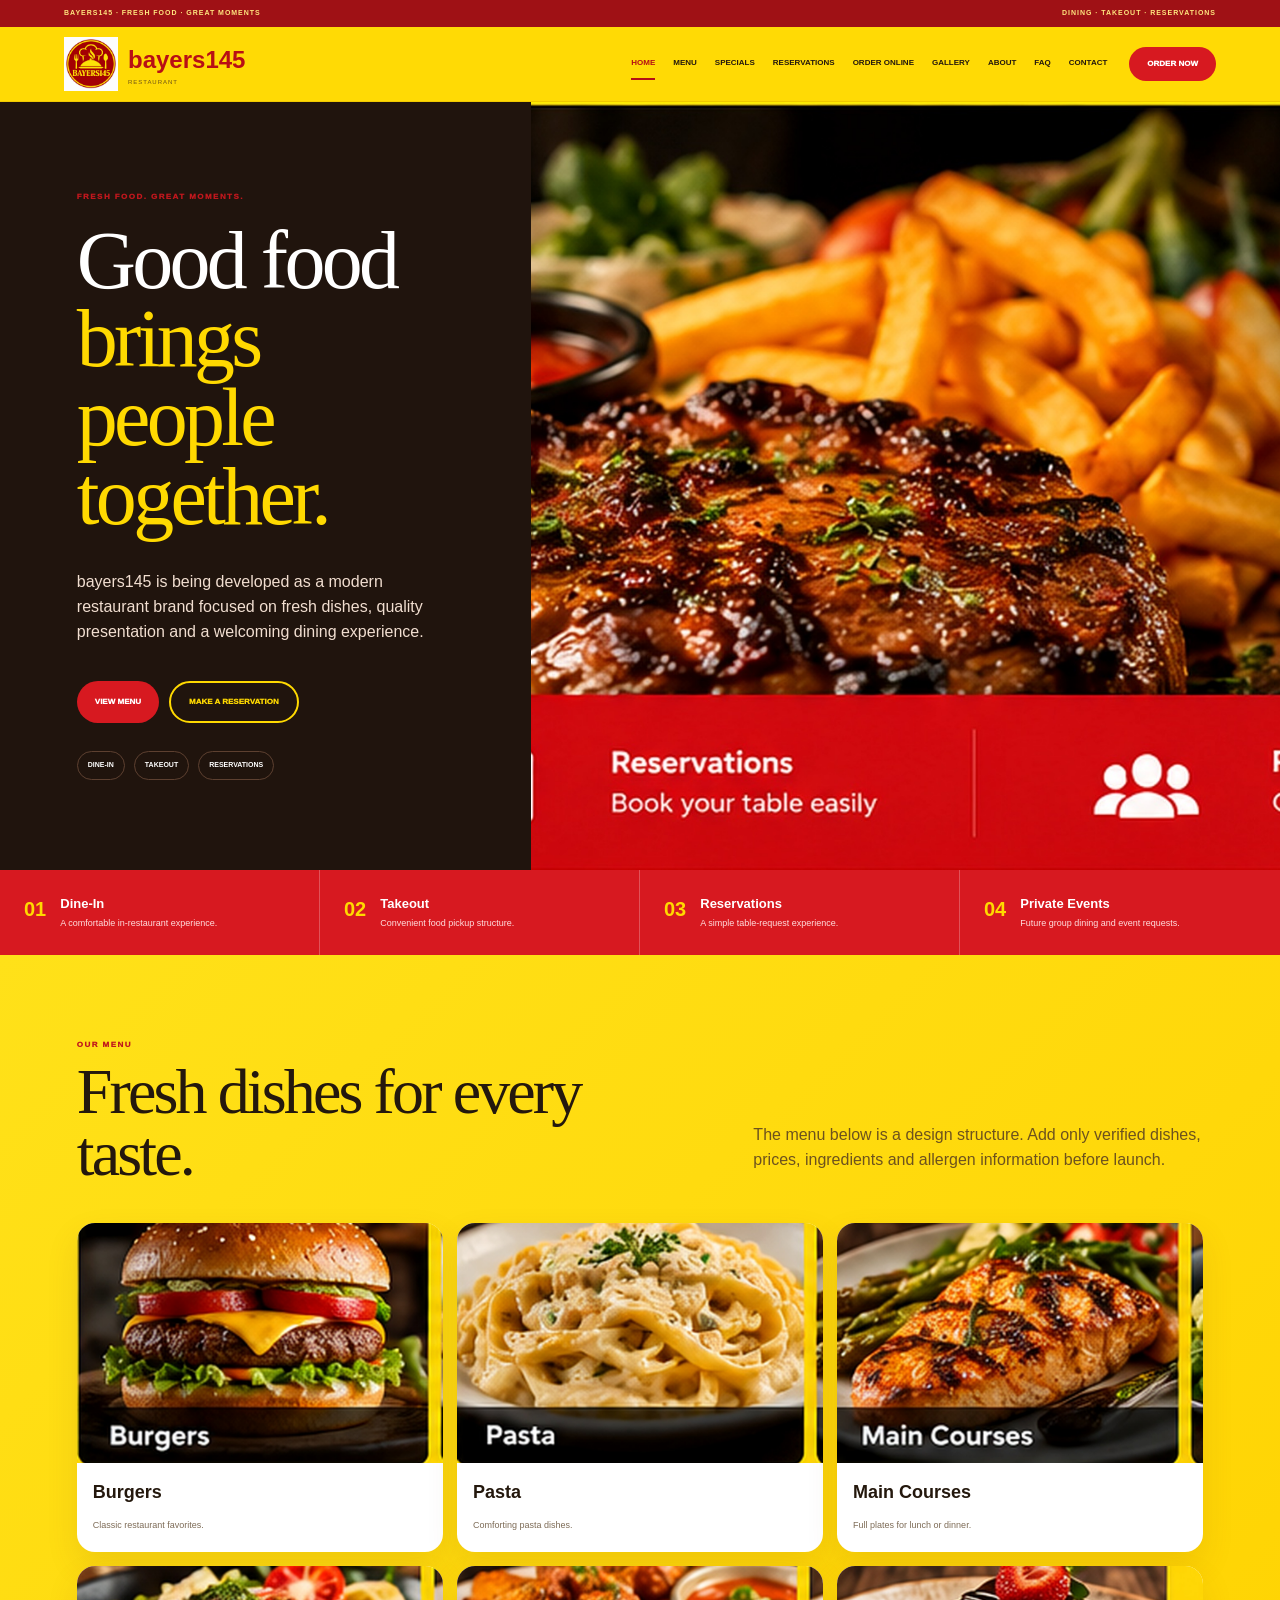
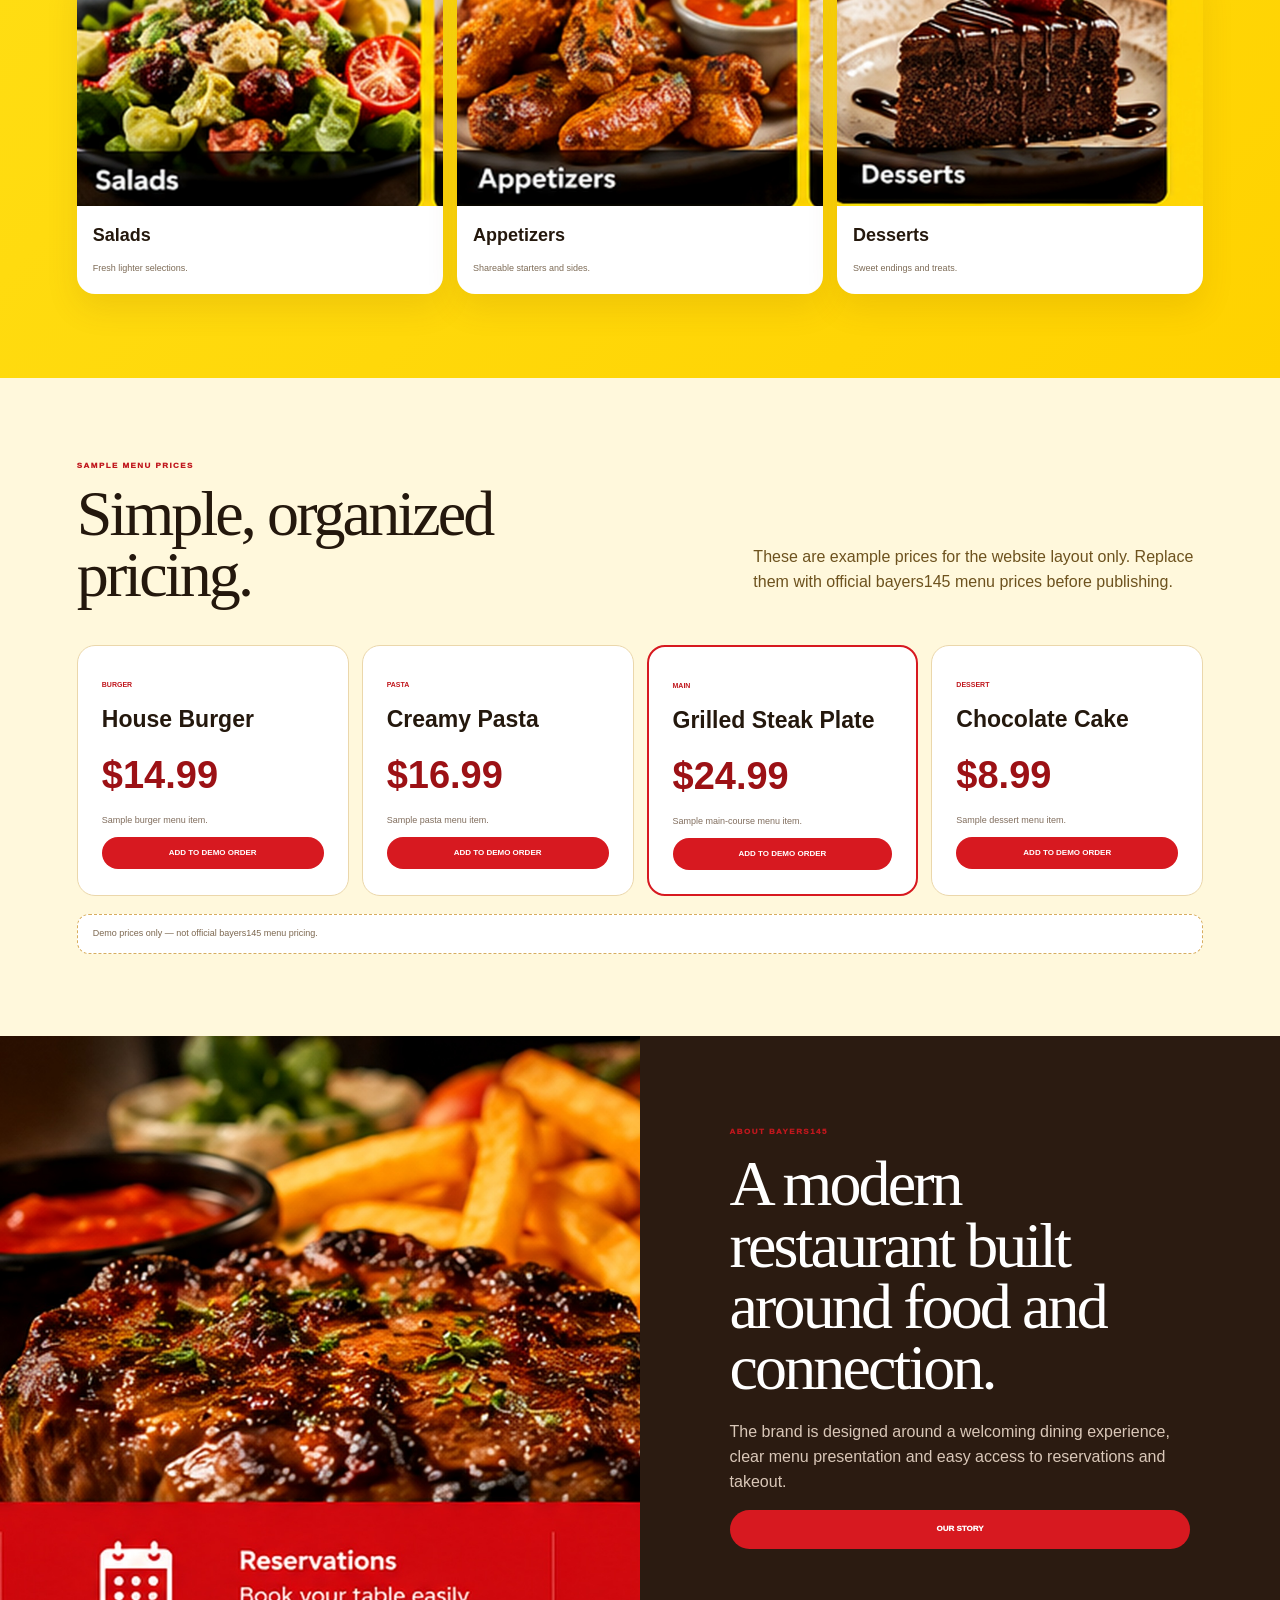
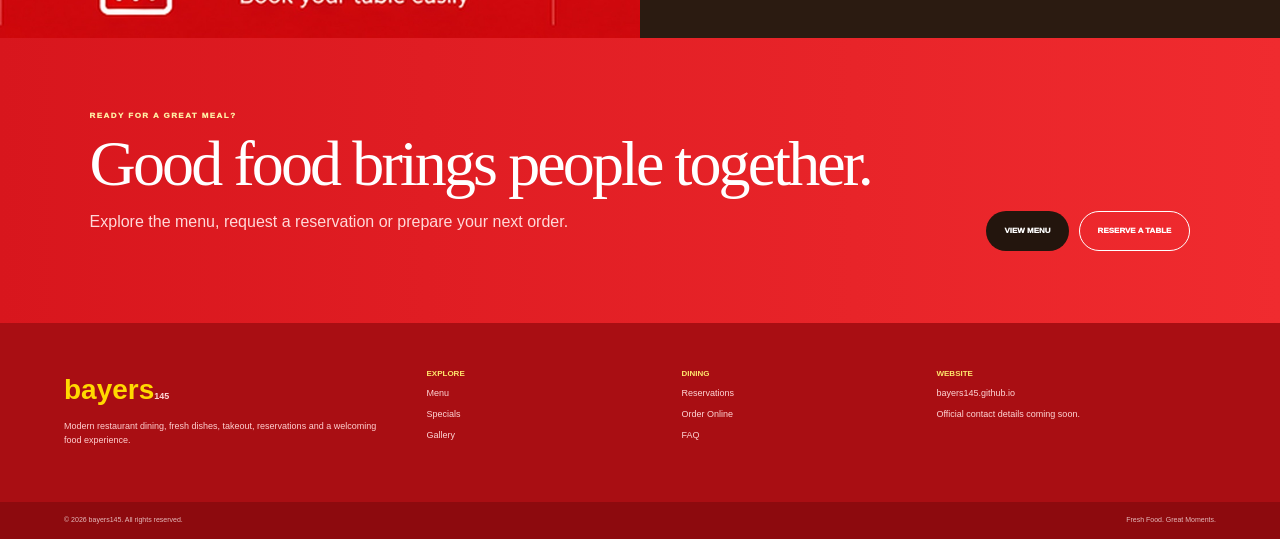
<file: index.html>
<!doctype html>
<html lang="en">
<head>
<meta charset="utf-8">
<meta name="viewport" content="width=device-width,initial-scale=1">
<title>bayers145 — Fresh Food. Great Moments.</title>
<meta name="description" content="Modern restaurant dining, menu, reservations and takeout.">
<meta name="theme-color" content="#d71920">
<meta property="og:title" content="bayers145 — Fresh Food. Great Moments.">
<meta property="og:description" content="Modern restaurant dining, menu, reservations and takeout.">
<meta property="og:type" content="website">
<meta property="og:url" content="https://bayers145.github.io/">
<meta property="og:image" content="https://bayers145.github.io/assets/hero-steak.jpg">
<link rel="icon" href="favicon.ico">
<link rel="stylesheet" href="styles.css">
</head>
<body>
<div class="topbar"><span>BAYERS145 · FRESH FOOD · GREAT MOMENTS</span><span>DINING · TAKEOUT · RESERVATIONS</span></div>

<header class="header">
  <a class="brand" href="index.html">
    <img src="assets/bayers145-logo.png" alt="bayers145 logo">
    <span><strong>bayers145</strong><small>RESTAURANT</small></span>
  </a>
  <button class="menu-toggle" aria-expanded="false">Menu</button>
  <nav><a class="active" href="index.html">Home</a><a class="" href="menu.html">Menu</a><a class="" href="specials.html">Specials</a><a class="" href="reservations.html">Reservations</a><a class="" href="order.html">Order Online</a><a class="" href="gallery.html">Gallery</a><a class="" href="about.html">About</a><a class="" href="faq.html">FAQ</a><a class="" href="contact.html">Contact</a></nav>
  <a class="order-btn" href="order.html">Order Now</a>
</header>

<main>
<section class="hero">
  <div class="hero-copy">
    <p class="eyebrow">FRESH FOOD. GREAT MOMENTS.</p>
    <h1>Good food <em>brings people together.</em></h1>
    <p>bayers145 is being developed as a modern restaurant brand focused on fresh dishes, quality presentation and a welcoming dining experience.</p>
    <div class="hero-actions">
      <a class="button red" href="menu.html">View Menu</a>
      <a class="button yellow-outline" href="reservations.html">Make a Reservation</a>
    </div>
    <div class="hero-badges">
      <span>Dine-In</span><span>Takeout</span><span>Reservations</span>
    </div>
  </div>
  <div class="hero-image"><img src="assets/hero-steak.jpg" alt="Restaurant steak and fries concept"></div>
</section>

<section class="service-strip">
  <article><span>01</span><div><strong>Dine-In</strong><p>A comfortable in-restaurant experience.</p></div></article>
  <article><span>02</span><div><strong>Takeout</strong><p>Convenient food pickup structure.</p></div></article>
  <article><span>03</span><div><strong>Reservations</strong><p>A simple table-request experience.</p></div></article>
  <article><span>04</span><div><strong>Private Events</strong><p>Future group dining and event requests.</p></div></article>
</section>

<section class="section menu-section">
  <div class="section-head">
    <div><p class="eyebrow">OUR MENU</p><h2>Fresh dishes for every taste.</h2></div>
    <p>The menu below is a design structure. Add only verified dishes, prices, ingredients and allergen information before launch.</p>
  </div>
  <div class="category-grid">
    <a href="menu.html#burgers"><img src="assets/burger.jpg" alt="Burger category"><div><h3>Burgers</h3><span>Classic restaurant favorites.</span></div></a>
    <a href="menu.html#pasta"><img src="assets/pasta.jpg" alt="Pasta category"><div><h3>Pasta</h3><span>Comforting pasta dishes.</span></div></a>
    <a href="menu.html#mains"><img src="assets/main-course.jpg" alt="Main course category"><div><h3>Main Courses</h3><span>Full plates for lunch or dinner.</span></div></a>
    <a href="menu.html#salads"><img src="assets/salad.jpg" alt="Salads category"><div><h3>Salads</h3><span>Fresh lighter selections.</span></div></a>
    <a href="menu.html#appetizers"><img src="assets/appetizers.jpg" alt="Appetizers category"><div><h3>Appetizers</h3><span>Shareable starters and sides.</span></div></a>
    <a href="menu.html#desserts"><img src="assets/dessert.jpg" alt="Desserts category"><div><h3>Desserts</h3><span>Sweet endings and treats.</span></div></a>
  </div>
</section>

<section class="pricing-section">
  <div class="section-head">
    <div><p class="eyebrow">SAMPLE MENU PRICES</p><h2>Simple, organized pricing.</h2></div>
    <p>These are example prices for the website layout only. Replace them with official bayers145 menu prices before publishing.</p>
  </div>
  <div class="price-grid">
    <article><span>BURGER</span><h3>House Burger</h3><strong>$14.99</strong><p>Sample burger menu item.</p><button class="order-demo">Add to Demo Order</button></article>
    <article><span>PASTA</span><h3>Creamy Pasta</h3><strong>$16.99</strong><p>Sample pasta menu item.</p><button class="order-demo">Add to Demo Order</button></article>
    <article class="featured"><span>MAIN</span><h3>Grilled Steak Plate</h3><strong>$24.99</strong><p>Sample main-course menu item.</p><button class="order-demo">Add to Demo Order</button></article>
    <article><span>DESSERT</span><h3>Chocolate Cake</h3><strong>$8.99</strong><p>Sample dessert menu item.</p><button class="order-demo">Add to Demo Order</button></article>
  </div>
  <div class="demo-note">Demo prices only — not official bayers145 menu pricing.</div>
</section>

<section class="story-split">
  <div class="story-image"><img src="assets/dining-hero.jpg" alt="Restaurant dining concept"></div>
  <div class="story-copy">
    <p class="eyebrow">ABOUT BAYERS145</p>
    <h2>A modern restaurant built around food and connection.</h2>
    <p>The brand is designed around a welcoming dining experience, clear menu presentation and easy access to reservations and takeout.</p>
    <a class="button red" href="about.html">Our Story</a>
  </div>
</section>
</main>

<section class="cta-band">
  <div>
    <p class="eyebrow light">READY FOR A GREAT MEAL?</p>
    <h2>Good food brings people together.</h2>
    <p>Explore the menu, request a reservation or prepare your next order.</p>
  </div>
  <div class="cta-actions">
    <a class="button dark" href="menu.html">View Menu</a>
    <a class="button outline-light" href="reservations.html">Reserve a Table</a>
  </div>
</section>

<footer>
  <div class="footer-grid">
    <div>
      <div class="footer-brand">bayers<span>145</span></div>
      <p>Modern restaurant dining, fresh dishes, takeout, reservations and a welcoming food experience.</p>
    </div>
    <div><strong>Explore</strong><a href="menu.html">Menu</a><a href="specials.html">Specials</a><a href="gallery.html">Gallery</a></div>
    <div><strong>Dining</strong><a href="reservations.html">Reservations</a><a href="order.html">Order Online</a><a href="faq.html">FAQ</a></div>
    <div><strong>Website</strong><a href="https://bayers145.github.io/">bayers145.github.io</a><span>Official contact details coming soon.</span></div>
  </div>
  <div class="footer-bottom"><span>© 2026 bayers145. All rights reserved.</span><span>Fresh Food. Great Moments.</span></div>
</footer>

<script src="script.js"></script>
</body>
</html>
</file>
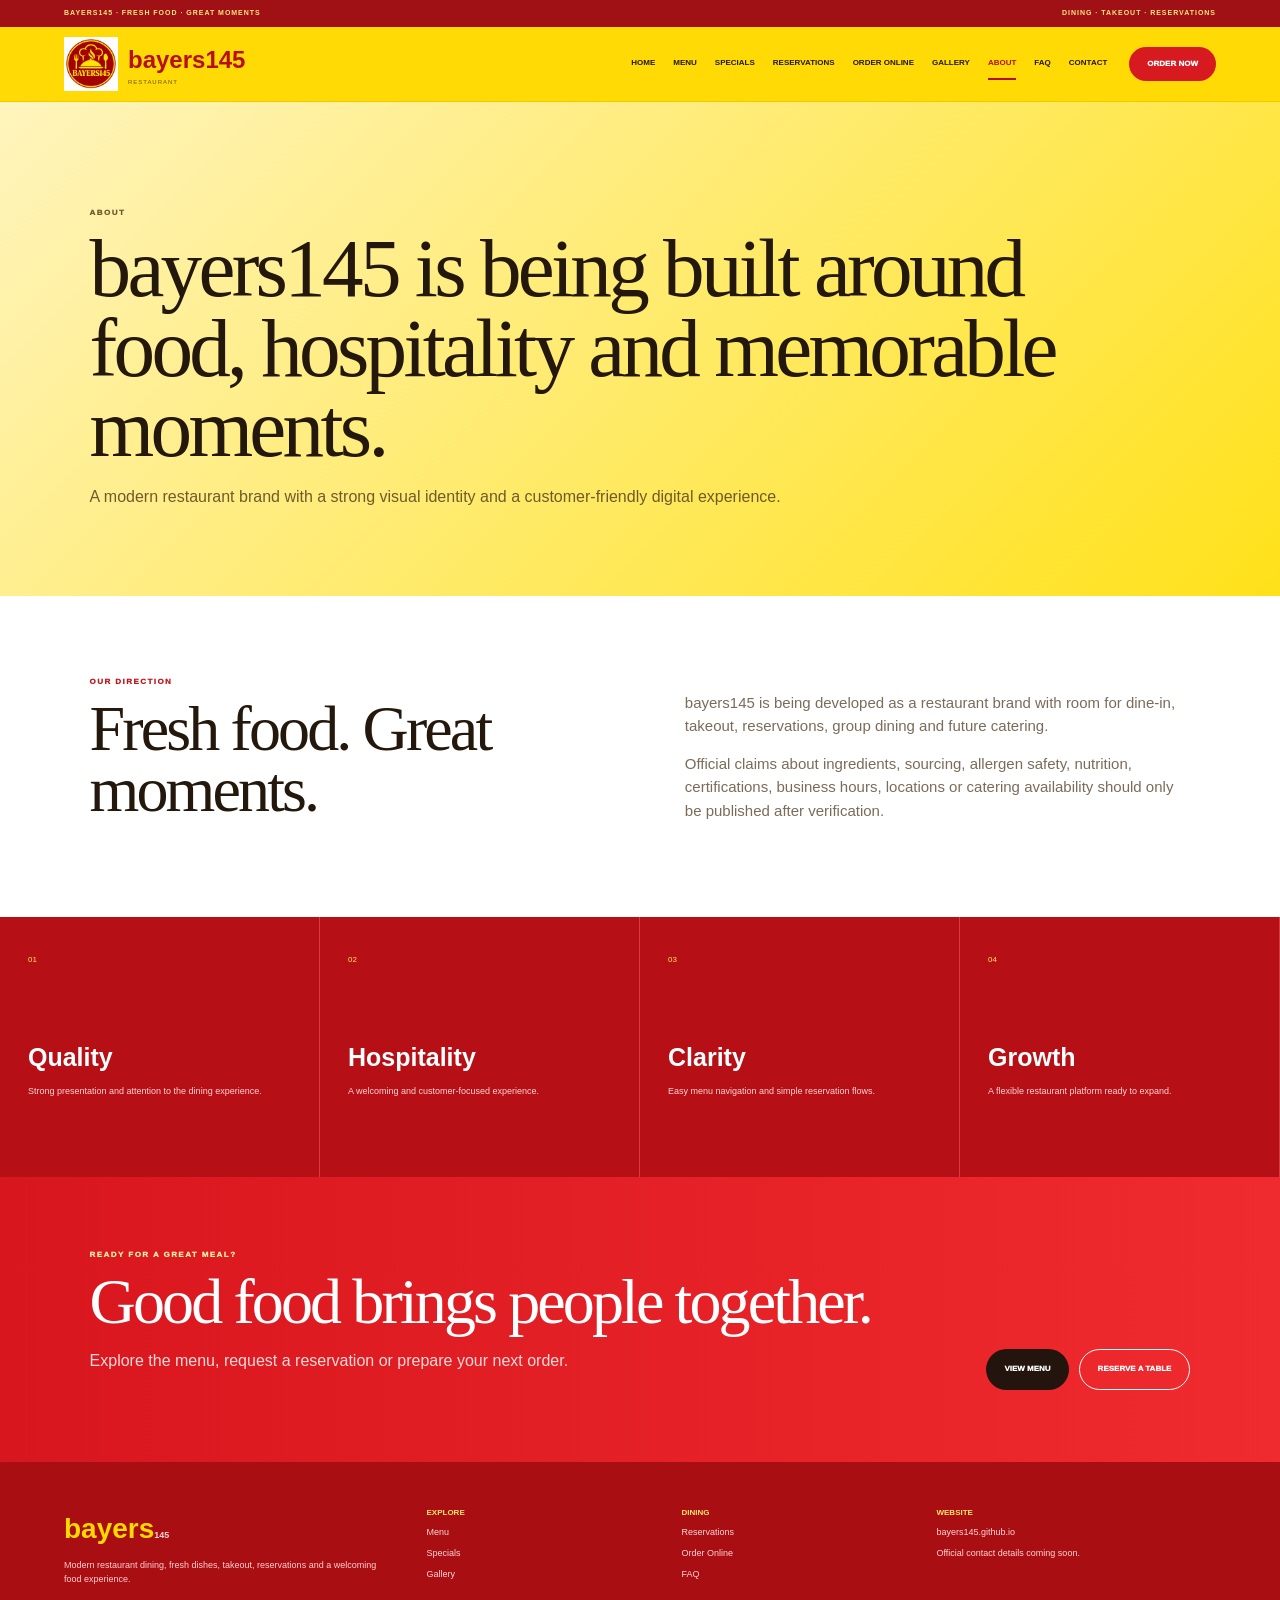
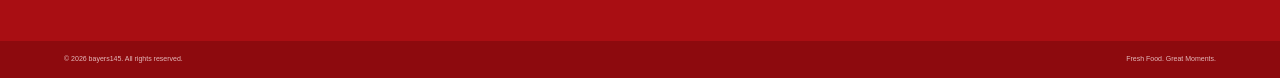
<file: about.html>
<!doctype html>
<html lang="en">
<head>
<meta charset="utf-8">
<meta name="viewport" content="width=device-width,initial-scale=1">
<title>About — bayers145</title>
<meta name="description" content="About the bayers145 restaurant brand.">
<meta name="theme-color" content="#d71920">
<meta property="og:title" content="About — bayers145">
<meta property="og:description" content="About the bayers145 restaurant brand.">
<meta property="og:type" content="website">
<meta property="og:url" content="https://bayers145.github.io/">
<meta property="og:image" content="https://bayers145.github.io/assets/hero-steak.jpg">
<link rel="icon" href="favicon.ico">
<link rel="stylesheet" href="styles.css">
</head>
<body>
<div class="topbar"><span>BAYERS145 · FRESH FOOD · GREAT MOMENTS</span><span>DINING · TAKEOUT · RESERVATIONS</span></div>

<header class="header">
  <a class="brand" href="index.html">
    <img src="assets/bayers145-logo.png" alt="bayers145 logo">
    <span><strong>bayers145</strong><small>RESTAURANT</small></span>
  </a>
  <button class="menu-toggle" aria-expanded="false">Menu</button>
  <nav><a class="" href="index.html">Home</a><a class="" href="menu.html">Menu</a><a class="" href="specials.html">Specials</a><a class="" href="reservations.html">Reservations</a><a class="" href="order.html">Order Online</a><a class="" href="gallery.html">Gallery</a><a class="active" href="about.html">About</a><a class="" href="faq.html">FAQ</a><a class="" href="contact.html">Contact</a></nav>
  <a class="order-btn" href="order.html">Order Now</a>
</header>

<main>
<section class="page-hero"><p class="eyebrow">ABOUT</p><h1>bayers145 is being built around food, hospitality and memorable moments.</h1><p>A modern restaurant brand with a strong visual identity and a customer-friendly digital experience.</p></section>
<section class="about-grid">
  <div><p class="eyebrow">OUR DIRECTION</p><h2>Fresh food. Great moments.</h2></div>
  <div><p>bayers145 is being developed as a restaurant brand with room for dine-in, takeout, reservations, group dining and future catering.</p><p>Official claims about ingredients, sourcing, allergen safety, nutrition, certifications, business hours, locations or catering availability should only be published after verification.</p></div>
</section>
<section class="values">
  <article><span>01</span><h3>Quality</h3><p>Strong presentation and attention to the dining experience.</p></article>
  <article><span>02</span><h3>Hospitality</h3><p>A welcoming and customer-focused experience.</p></article>
  <article><span>03</span><h3>Clarity</h3><p>Easy menu navigation and simple reservation flows.</p></article>
  <article><span>04</span><h3>Growth</h3><p>A flexible restaurant platform ready to expand.</p></article>
</section>
</main>

<section class="cta-band">
  <div>
    <p class="eyebrow light">READY FOR A GREAT MEAL?</p>
    <h2>Good food brings people together.</h2>
    <p>Explore the menu, request a reservation or prepare your next order.</p>
  </div>
  <div class="cta-actions">
    <a class="button dark" href="menu.html">View Menu</a>
    <a class="button outline-light" href="reservations.html">Reserve a Table</a>
  </div>
</section>

<footer>
  <div class="footer-grid">
    <div>
      <div class="footer-brand">bayers<span>145</span></div>
      <p>Modern restaurant dining, fresh dishes, takeout, reservations and a welcoming food experience.</p>
    </div>
    <div><strong>Explore</strong><a href="menu.html">Menu</a><a href="specials.html">Specials</a><a href="gallery.html">Gallery</a></div>
    <div><strong>Dining</strong><a href="reservations.html">Reservations</a><a href="order.html">Order Online</a><a href="faq.html">FAQ</a></div>
    <div><strong>Website</strong><a href="https://bayers145.github.io/">bayers145.github.io</a><span>Official contact details coming soon.</span></div>
  </div>
  <div class="footer-bottom"><span>© 2026 bayers145. All rights reserved.</span><span>Fresh Food. Great Moments.</span></div>
</footer>

<script src="script.js"></script>
</body>
</html>
</file>
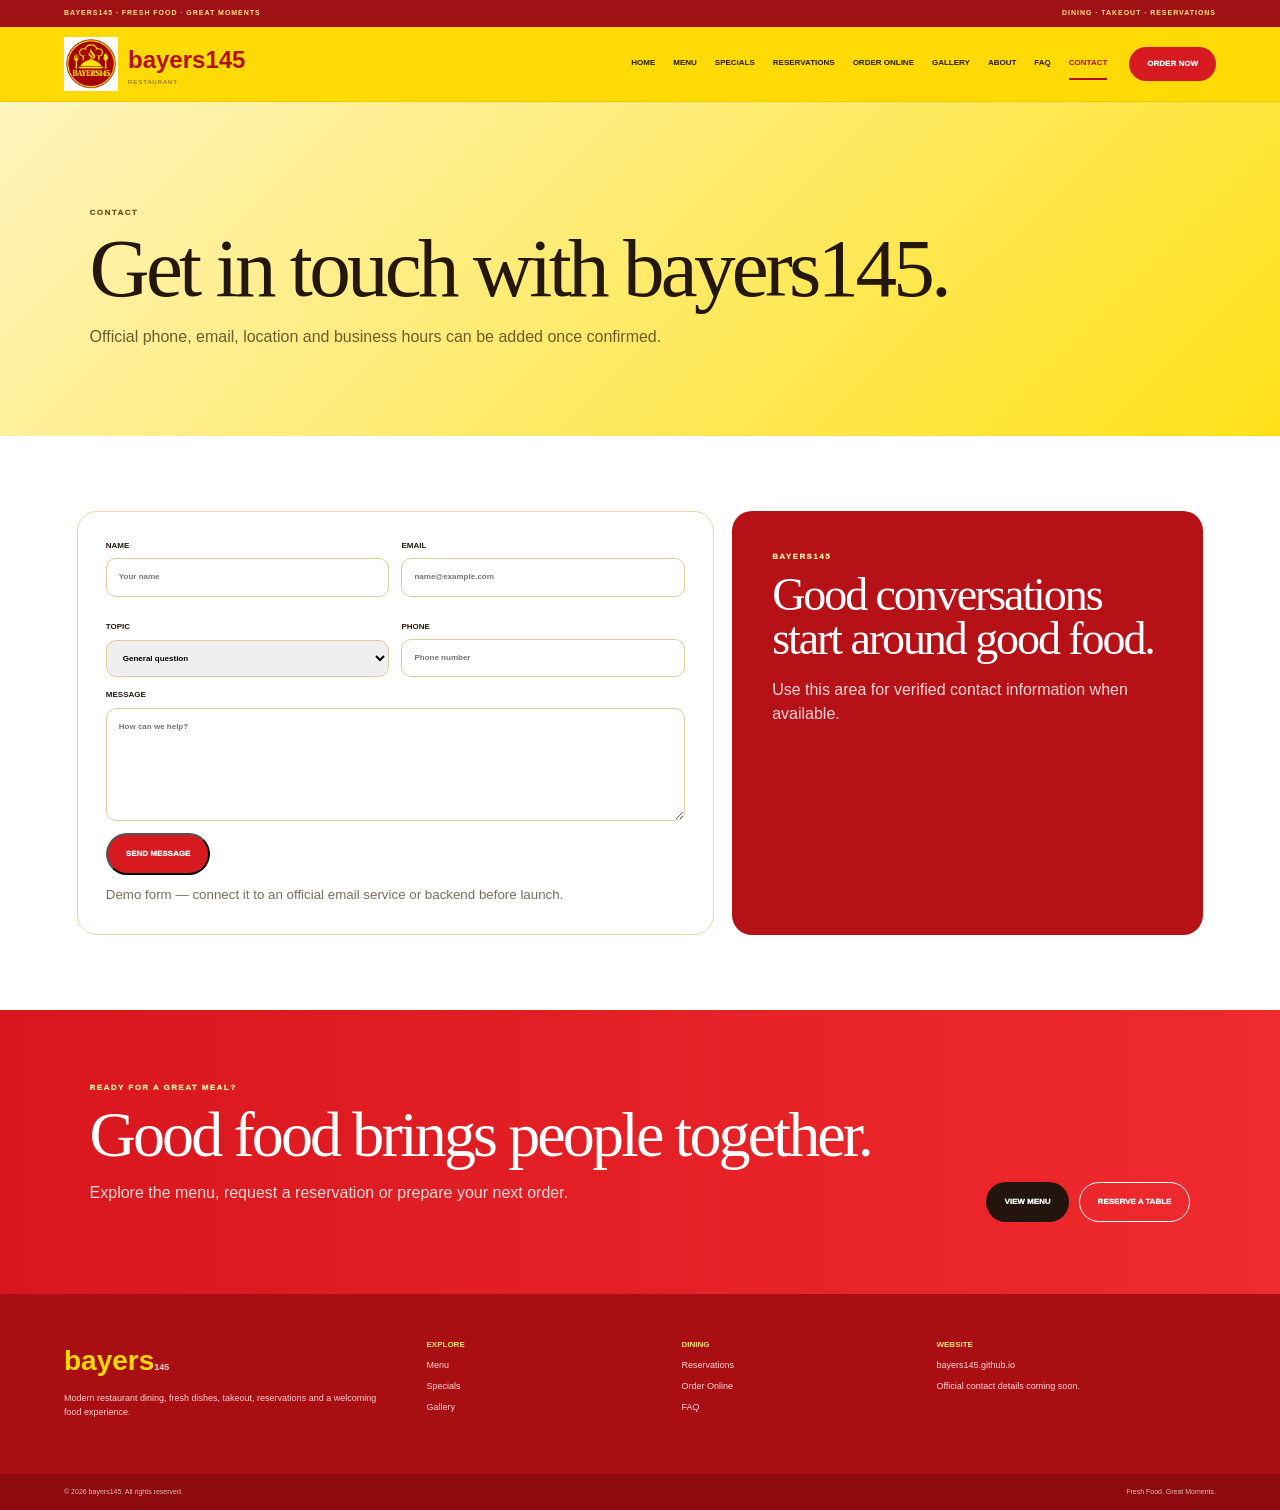
<file: contact.html>
<!doctype html>
<html lang="en">
<head>
<meta charset="utf-8">
<meta name="viewport" content="width=device-width,initial-scale=1">
<title>Contact — bayers145</title>
<meta name="description" content="Contact bayers145.">
<meta name="theme-color" content="#d71920">
<meta property="og:title" content="Contact — bayers145">
<meta property="og:description" content="Contact bayers145.">
<meta property="og:type" content="website">
<meta property="og:url" content="https://bayers145.github.io/">
<meta property="og:image" content="https://bayers145.github.io/assets/hero-steak.jpg">
<link rel="icon" href="favicon.ico">
<link rel="stylesheet" href="styles.css">
</head>
<body>
<div class="topbar"><span>BAYERS145 · FRESH FOOD · GREAT MOMENTS</span><span>DINING · TAKEOUT · RESERVATIONS</span></div>

<header class="header">
  <a class="brand" href="index.html">
    <img src="assets/bayers145-logo.png" alt="bayers145 logo">
    <span><strong>bayers145</strong><small>RESTAURANT</small></span>
  </a>
  <button class="menu-toggle" aria-expanded="false">Menu</button>
  <nav><a class="" href="index.html">Home</a><a class="" href="menu.html">Menu</a><a class="" href="specials.html">Specials</a><a class="" href="reservations.html">Reservations</a><a class="" href="order.html">Order Online</a><a class="" href="gallery.html">Gallery</a><a class="" href="about.html">About</a><a class="" href="faq.html">FAQ</a><a class="active" href="contact.html">Contact</a></nav>
  <a class="order-btn" href="order.html">Order Now</a>
</header>

<main>
<section class="page-hero"><p class="eyebrow">CONTACT</p><h1>Get in touch with bayers145.</h1><p>Official phone, email, location and business hours can be added once confirmed.</p></section>
<section class="form-layout">
  <form onsubmit="return false">
    <div class="form-grid">
      <label>Name<input type="text" placeholder="Your name"></label>
      <label>Email<input type="email" placeholder="name@example.com"></label>
      <label>Topic<select><option>General question</option><option>Reservation</option><option>Takeout</option><option>Private event</option><option>Catering</option></select></label>
      <label>Phone<input type="tel" placeholder="Phone number"></label>
    </div>
    <label>Message<textarea rows="7" placeholder="How can we help?"></textarea></label>
    <button class="button red">Send Message</button>
    <small>Demo form — connect it to an official email service or backend before launch.</small>
  </form>
  <aside><p class="eyebrow light">BAYERS145</p><h2>Good conversations start around good food.</h2><p>Use this area for verified contact information when available.</p></aside>
</section>
</main>

<section class="cta-band">
  <div>
    <p class="eyebrow light">READY FOR A GREAT MEAL?</p>
    <h2>Good food brings people together.</h2>
    <p>Explore the menu, request a reservation or prepare your next order.</p>
  </div>
  <div class="cta-actions">
    <a class="button dark" href="menu.html">View Menu</a>
    <a class="button outline-light" href="reservations.html">Reserve a Table</a>
  </div>
</section>

<footer>
  <div class="footer-grid">
    <div>
      <div class="footer-brand">bayers<span>145</span></div>
      <p>Modern restaurant dining, fresh dishes, takeout, reservations and a welcoming food experience.</p>
    </div>
    <div><strong>Explore</strong><a href="menu.html">Menu</a><a href="specials.html">Specials</a><a href="gallery.html">Gallery</a></div>
    <div><strong>Dining</strong><a href="reservations.html">Reservations</a><a href="order.html">Order Online</a><a href="faq.html">FAQ</a></div>
    <div><strong>Website</strong><a href="https://bayers145.github.io/">bayers145.github.io</a><span>Official contact details coming soon.</span></div>
  </div>
  <div class="footer-bottom"><span>© 2026 bayers145. All rights reserved.</span><span>Fresh Food. Great Moments.</span></div>
</footer>

<script src="script.js"></script>
</body>
</html>
</file>
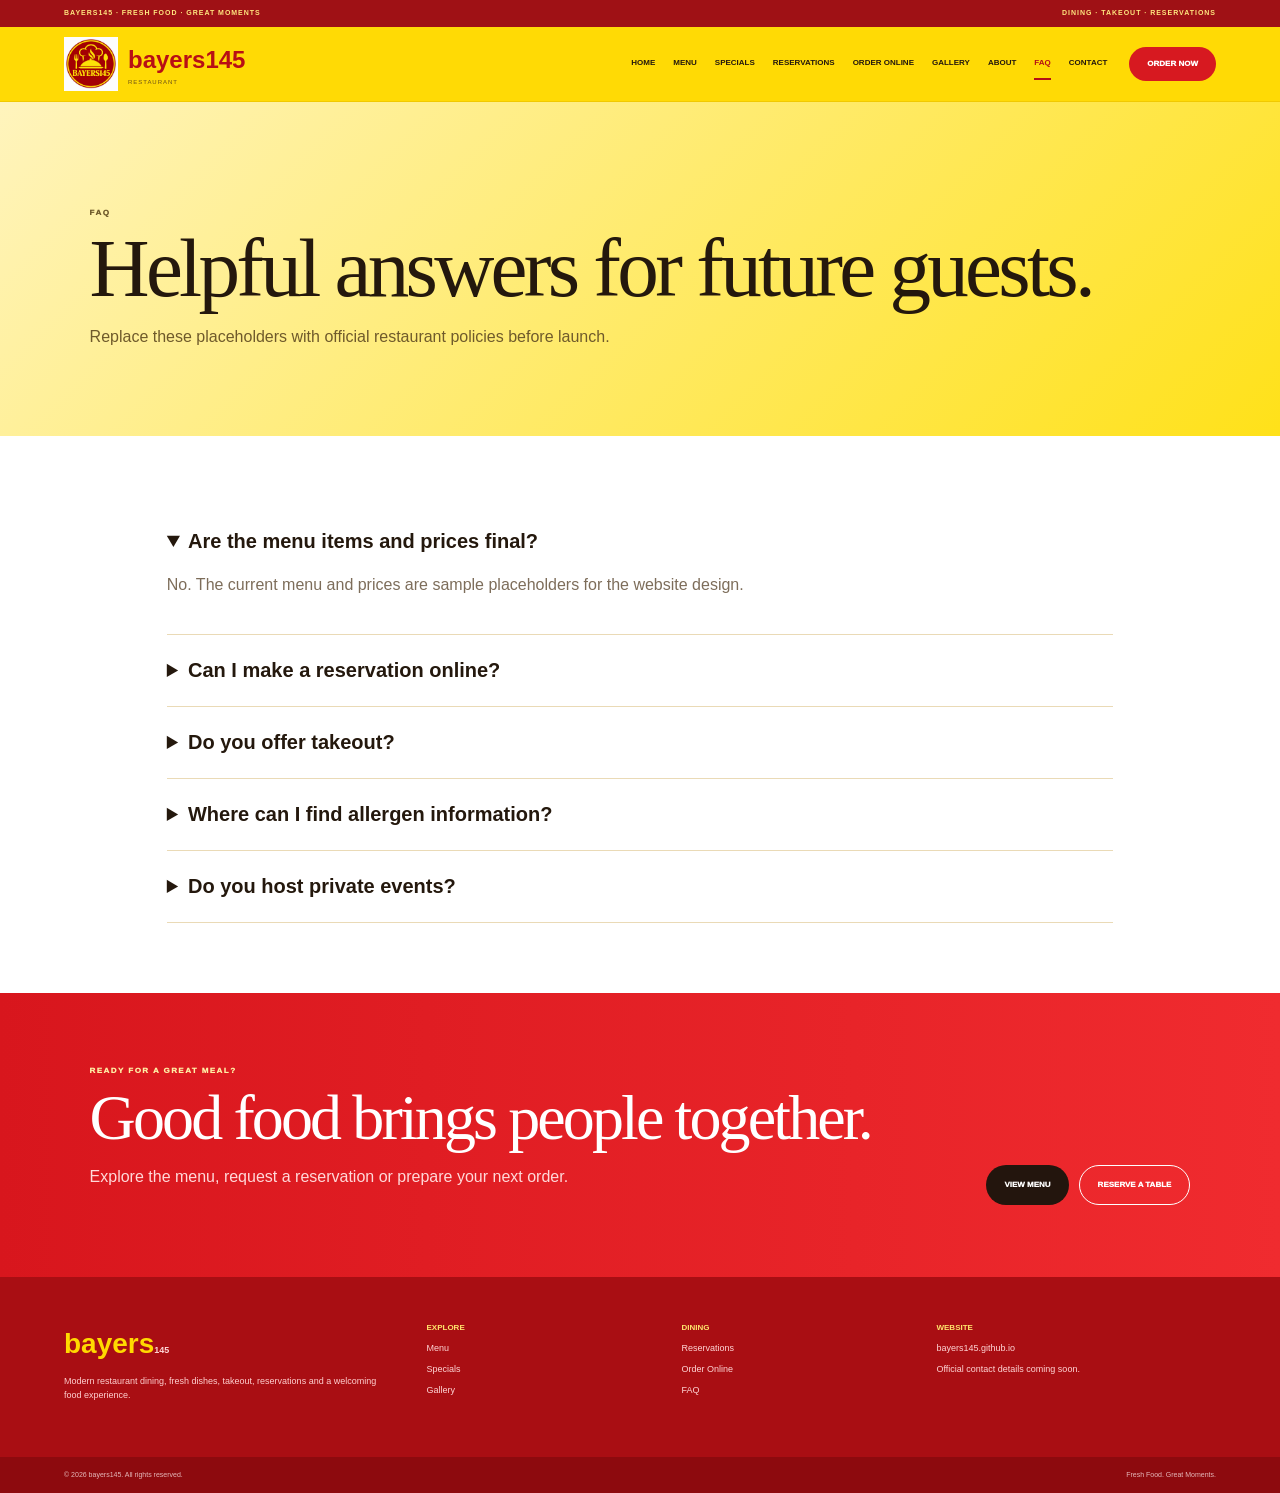
<file: faq.html>
<!doctype html>
<html lang="en">
<head>
<meta charset="utf-8">
<meta name="viewport" content="width=device-width,initial-scale=1">
<title>FAQ — bayers145</title>
<meta name="description" content="Frequently asked questions about bayers145.">
<meta name="theme-color" content="#d71920">
<meta property="og:title" content="FAQ — bayers145">
<meta property="og:description" content="Frequently asked questions about bayers145.">
<meta property="og:type" content="website">
<meta property="og:url" content="https://bayers145.github.io/">
<meta property="og:image" content="https://bayers145.github.io/assets/hero-steak.jpg">
<link rel="icon" href="favicon.ico">
<link rel="stylesheet" href="styles.css">
</head>
<body>
<div class="topbar"><span>BAYERS145 · FRESH FOOD · GREAT MOMENTS</span><span>DINING · TAKEOUT · RESERVATIONS</span></div>

<header class="header">
  <a class="brand" href="index.html">
    <img src="assets/bayers145-logo.png" alt="bayers145 logo">
    <span><strong>bayers145</strong><small>RESTAURANT</small></span>
  </a>
  <button class="menu-toggle" aria-expanded="false">Menu</button>
  <nav><a class="" href="index.html">Home</a><a class="" href="menu.html">Menu</a><a class="" href="specials.html">Specials</a><a class="" href="reservations.html">Reservations</a><a class="" href="order.html">Order Online</a><a class="" href="gallery.html">Gallery</a><a class="" href="about.html">About</a><a class="active" href="faq.html">FAQ</a><a class="" href="contact.html">Contact</a></nav>
  <a class="order-btn" href="order.html">Order Now</a>
</header>

<main>
<section class="page-hero"><p class="eyebrow">FAQ</p><h1>Helpful answers for future guests.</h1><p>Replace these placeholders with official restaurant policies before launch.</p></section>
<section class="faq">
<details open><summary>Are the menu items and prices final?</summary><p>No. The current menu and prices are sample placeholders for the website design.</p></details>
<details><summary>Can I make a reservation online?</summary><p>The reservation page is a demo until connected to an official booking system.</p></details>
<details><summary>Do you offer takeout?</summary><p>The site is prepared for takeout, but official ordering availability has not been confirmed.</p></details>
<details><summary>Where can I find allergen information?</summary><p>Verified allergen information should be added to each official menu item.</p></details>
<details><summary>Do you host private events?</summary><p>The site can support event requests once official availability and policies are confirmed.</p></details>
</section>
</main>

<section class="cta-band">
  <div>
    <p class="eyebrow light">READY FOR A GREAT MEAL?</p>
    <h2>Good food brings people together.</h2>
    <p>Explore the menu, request a reservation or prepare your next order.</p>
  </div>
  <div class="cta-actions">
    <a class="button dark" href="menu.html">View Menu</a>
    <a class="button outline-light" href="reservations.html">Reserve a Table</a>
  </div>
</section>

<footer>
  <div class="footer-grid">
    <div>
      <div class="footer-brand">bayers<span>145</span></div>
      <p>Modern restaurant dining, fresh dishes, takeout, reservations and a welcoming food experience.</p>
    </div>
    <div><strong>Explore</strong><a href="menu.html">Menu</a><a href="specials.html">Specials</a><a href="gallery.html">Gallery</a></div>
    <div><strong>Dining</strong><a href="reservations.html">Reservations</a><a href="order.html">Order Online</a><a href="faq.html">FAQ</a></div>
    <div><strong>Website</strong><a href="https://bayers145.github.io/">bayers145.github.io</a><span>Official contact details coming soon.</span></div>
  </div>
  <div class="footer-bottom"><span>© 2026 bayers145. All rights reserved.</span><span>Fresh Food. Great Moments.</span></div>
</footer>

<script src="script.js"></script>
</body>
</html>
</file>
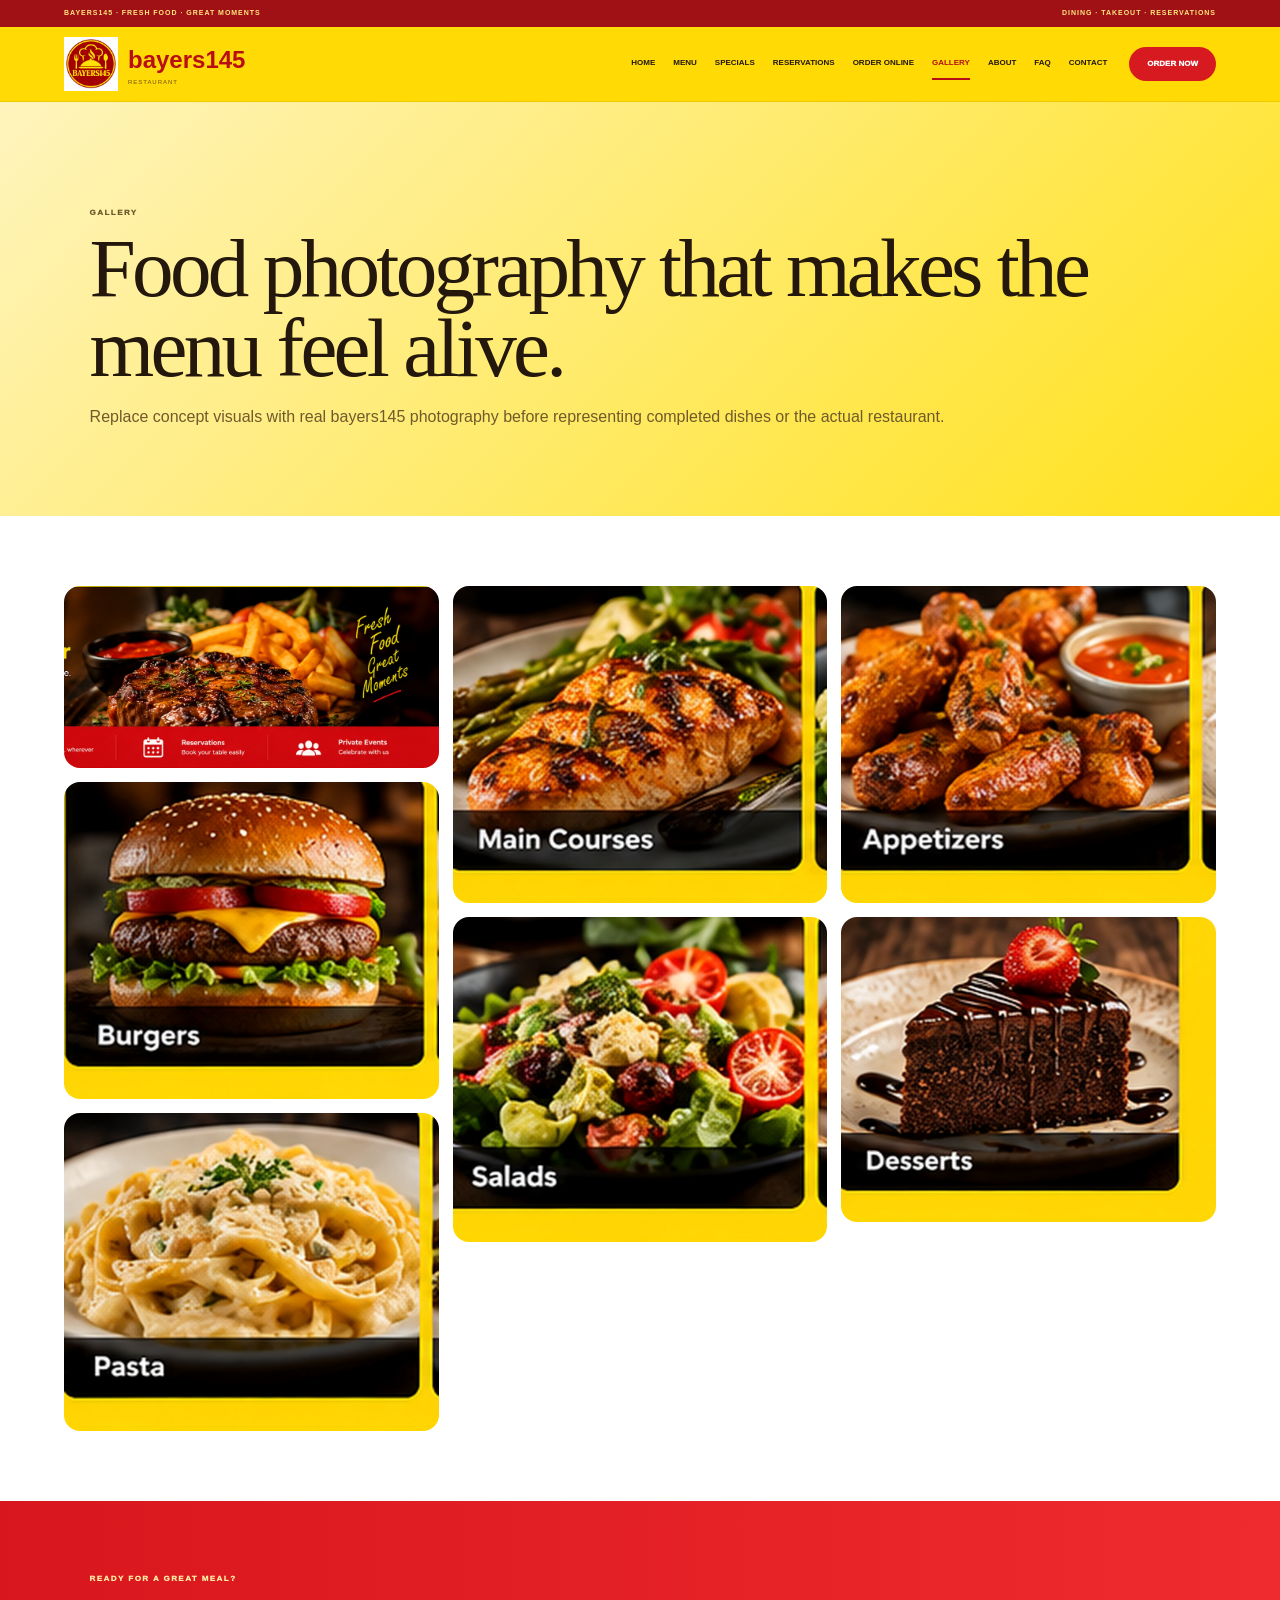
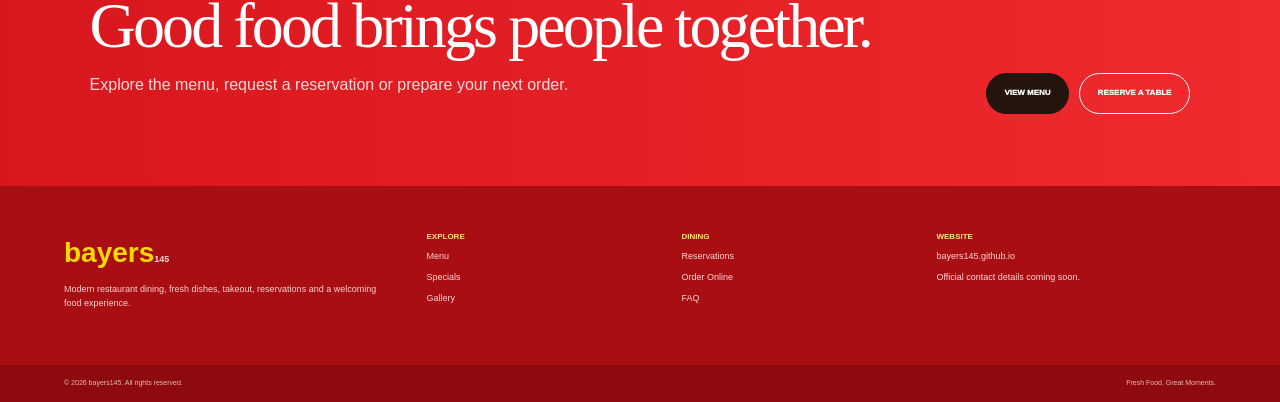
<file: gallery.html>
<!doctype html>
<html lang="en">
<head>
<meta charset="utf-8">
<meta name="viewport" content="width=device-width,initial-scale=1">
<title>Gallery — bayers145</title>
<meta name="description" content="Food and restaurant gallery for bayers145.">
<meta name="theme-color" content="#d71920">
<meta property="og:title" content="Gallery — bayers145">
<meta property="og:description" content="Food and restaurant gallery for bayers145.">
<meta property="og:type" content="website">
<meta property="og:url" content="https://bayers145.github.io/">
<meta property="og:image" content="https://bayers145.github.io/assets/hero-steak.jpg">
<link rel="icon" href="favicon.ico">
<link rel="stylesheet" href="styles.css">
</head>
<body>
<div class="topbar"><span>BAYERS145 · FRESH FOOD · GREAT MOMENTS</span><span>DINING · TAKEOUT · RESERVATIONS</span></div>

<header class="header">
  <a class="brand" href="index.html">
    <img src="assets/bayers145-logo.png" alt="bayers145 logo">
    <span><strong>bayers145</strong><small>RESTAURANT</small></span>
  </a>
  <button class="menu-toggle" aria-expanded="false">Menu</button>
  <nav><a class="" href="index.html">Home</a><a class="" href="menu.html">Menu</a><a class="" href="specials.html">Specials</a><a class="" href="reservations.html">Reservations</a><a class="" href="order.html">Order Online</a><a class="active" href="gallery.html">Gallery</a><a class="" href="about.html">About</a><a class="" href="faq.html">FAQ</a><a class="" href="contact.html">Contact</a></nav>
  <a class="order-btn" href="order.html">Order Now</a>
</header>

<main>
<section class="page-hero"><p class="eyebrow">GALLERY</p><h1>Food photography that makes the menu feel alive.</h1><p>Replace concept visuals with real bayers145 photography before representing completed dishes or the actual restaurant.</p></section>
<section class="gallery-grid">
  <img src="assets/hero-steak.jpg" alt="Food concept">
  <img src="assets/burger.jpg" alt="Burger concept">
  <img src="assets/pasta.jpg" alt="Pasta concept">
  <img src="assets/main-course.jpg" alt="Main dish concept">
  <img src="assets/salad.jpg" alt="Salad concept">
  <img src="assets/appetizers.jpg" alt="Appetizer concept">
  <img src="assets/dessert.jpg" alt="Dessert concept">
</section>
</main>

<section class="cta-band">
  <div>
    <p class="eyebrow light">READY FOR A GREAT MEAL?</p>
    <h2>Good food brings people together.</h2>
    <p>Explore the menu, request a reservation or prepare your next order.</p>
  </div>
  <div class="cta-actions">
    <a class="button dark" href="menu.html">View Menu</a>
    <a class="button outline-light" href="reservations.html">Reserve a Table</a>
  </div>
</section>

<footer>
  <div class="footer-grid">
    <div>
      <div class="footer-brand">bayers<span>145</span></div>
      <p>Modern restaurant dining, fresh dishes, takeout, reservations and a welcoming food experience.</p>
    </div>
    <div><strong>Explore</strong><a href="menu.html">Menu</a><a href="specials.html">Specials</a><a href="gallery.html">Gallery</a></div>
    <div><strong>Dining</strong><a href="reservations.html">Reservations</a><a href="order.html">Order Online</a><a href="faq.html">FAQ</a></div>
    <div><strong>Website</strong><a href="https://bayers145.github.io/">bayers145.github.io</a><span>Official contact details coming soon.</span></div>
  </div>
  <div class="footer-bottom"><span>© 2026 bayers145. All rights reserved.</span><span>Fresh Food. Great Moments.</span></div>
</footer>

<script src="script.js"></script>
</body>
</html>
</file>
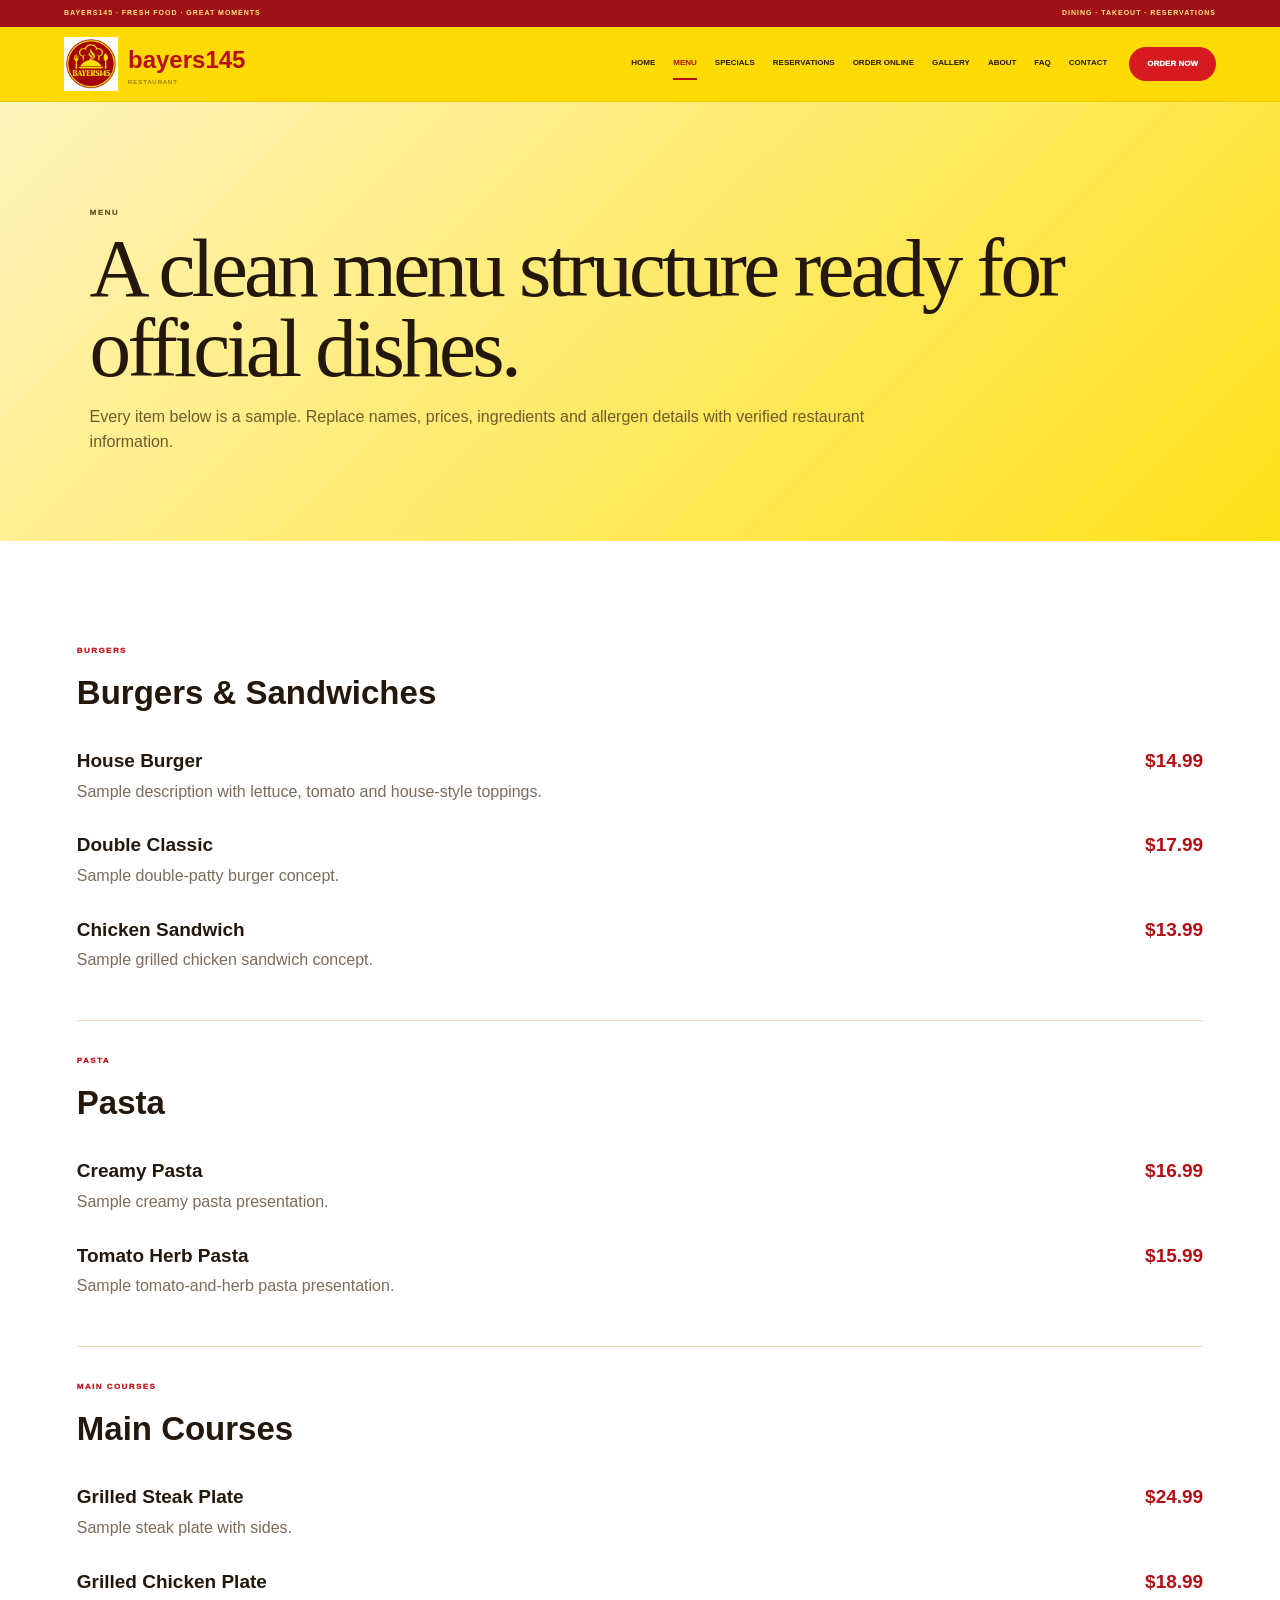
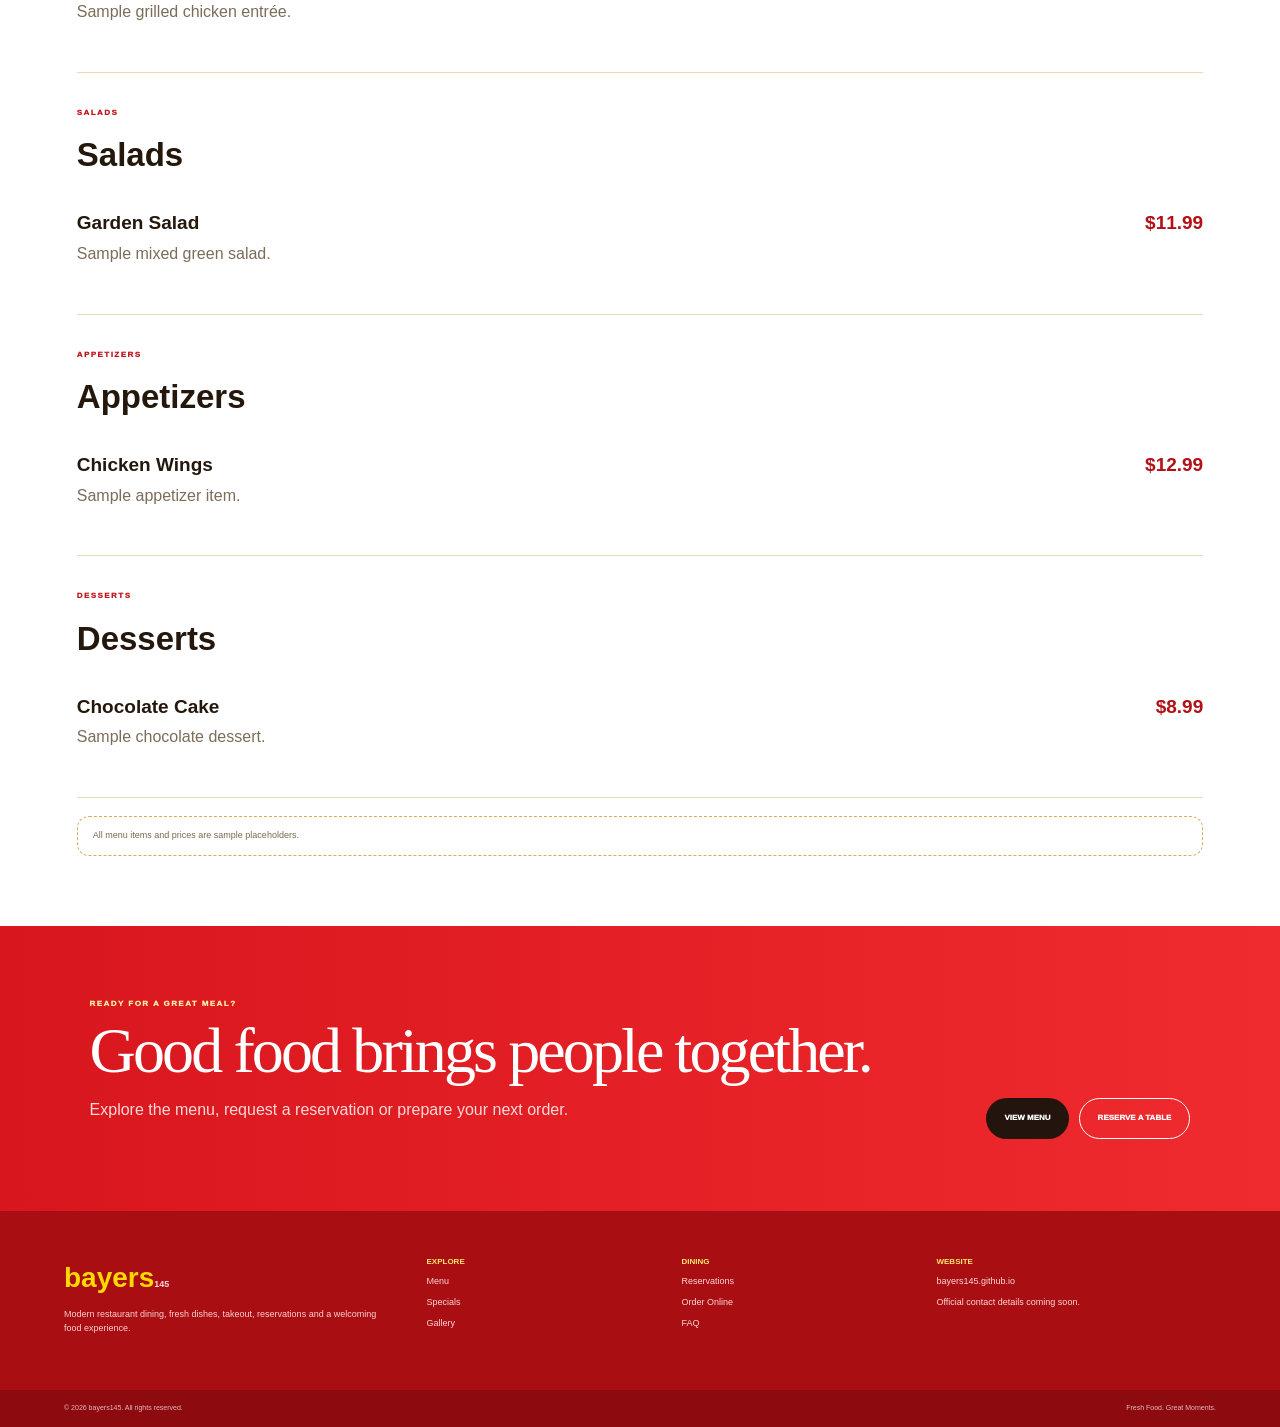
<file: menu.html>
<!doctype html>
<html lang="en">
<head>
<meta charset="utf-8">
<meta name="viewport" content="width=device-width,initial-scale=1">
<title>Menu — bayers145</title>
<meta name="description" content="Restaurant menu structure for bayers145.">
<meta name="theme-color" content="#d71920">
<meta property="og:title" content="Menu — bayers145">
<meta property="og:description" content="Restaurant menu structure for bayers145.">
<meta property="og:type" content="website">
<meta property="og:url" content="https://bayers145.github.io/">
<meta property="og:image" content="https://bayers145.github.io/assets/hero-steak.jpg">
<link rel="icon" href="favicon.ico">
<link rel="stylesheet" href="styles.css">
</head>
<body>
<div class="topbar"><span>BAYERS145 · FRESH FOOD · GREAT MOMENTS</span><span>DINING · TAKEOUT · RESERVATIONS</span></div>

<header class="header">
  <a class="brand" href="index.html">
    <img src="assets/bayers145-logo.png" alt="bayers145 logo">
    <span><strong>bayers145</strong><small>RESTAURANT</small></span>
  </a>
  <button class="menu-toggle" aria-expanded="false">Menu</button>
  <nav><a class="" href="index.html">Home</a><a class="active" href="menu.html">Menu</a><a class="" href="specials.html">Specials</a><a class="" href="reservations.html">Reservations</a><a class="" href="order.html">Order Online</a><a class="" href="gallery.html">Gallery</a><a class="" href="about.html">About</a><a class="" href="faq.html">FAQ</a><a class="" href="contact.html">Contact</a></nav>
  <a class="order-btn" href="order.html">Order Now</a>
</header>

<main>
<section class="page-hero"><p class="eyebrow">MENU</p><h1>A clean menu structure ready for official dishes.</h1><p>Every item below is a sample. Replace names, prices, ingredients and allergen details with verified restaurant information.</p></section>
<section class="menu-list">
  <div class="menu-group" id="burgers"><div><p class="eyebrow">BURGERS</p><h2>Burgers & Sandwiches</h2></div>
    <article><h3>House Burger <span>$14.99</span></h3><p>Sample description with lettuce, tomato and house-style toppings.</p></article>
    <article><h3>Double Classic <span>$17.99</span></h3><p>Sample double-patty burger concept.</p></article>
    <article><h3>Chicken Sandwich <span>$13.99</span></h3><p>Sample grilled chicken sandwich concept.</p></article>
  </div>
  <div class="menu-group" id="pasta"><div><p class="eyebrow">PASTA</p><h2>Pasta</h2></div>
    <article><h3>Creamy Pasta <span>$16.99</span></h3><p>Sample creamy pasta presentation.</p></article>
    <article><h3>Tomato Herb Pasta <span>$15.99</span></h3><p>Sample tomato-and-herb pasta presentation.</p></article>
  </div>
  <div class="menu-group" id="mains"><div><p class="eyebrow">MAIN COURSES</p><h2>Main Courses</h2></div>
    <article><h3>Grilled Steak Plate <span>$24.99</span></h3><p>Sample steak plate with sides.</p></article>
    <article><h3>Grilled Chicken Plate <span>$18.99</span></h3><p>Sample grilled chicken entrée.</p></article>
  </div>
  <div class="menu-group" id="salads"><div><p class="eyebrow">SALADS</p><h2>Salads</h2></div>
    <article><h3>Garden Salad <span>$11.99</span></h3><p>Sample mixed green salad.</p></article>
  </div>
  <div class="menu-group" id="appetizers"><div><p class="eyebrow">APPETIZERS</p><h2>Appetizers</h2></div>
    <article><h3>Chicken Wings <span>$12.99</span></h3><p>Sample appetizer item.</p></article>
  </div>
  <div class="menu-group" id="desserts"><div><p class="eyebrow">DESSERTS</p><h2>Desserts</h2></div>
    <article><h3>Chocolate Cake <span>$8.99</span></h3><p>Sample chocolate dessert.</p></article>
  </div>
  <div class="demo-note">All menu items and prices are sample placeholders.</div>
</section>
</main>

<section class="cta-band">
  <div>
    <p class="eyebrow light">READY FOR A GREAT MEAL?</p>
    <h2>Good food brings people together.</h2>
    <p>Explore the menu, request a reservation or prepare your next order.</p>
  </div>
  <div class="cta-actions">
    <a class="button dark" href="menu.html">View Menu</a>
    <a class="button outline-light" href="reservations.html">Reserve a Table</a>
  </div>
</section>

<footer>
  <div class="footer-grid">
    <div>
      <div class="footer-brand">bayers<span>145</span></div>
      <p>Modern restaurant dining, fresh dishes, takeout, reservations and a welcoming food experience.</p>
    </div>
    <div><strong>Explore</strong><a href="menu.html">Menu</a><a href="specials.html">Specials</a><a href="gallery.html">Gallery</a></div>
    <div><strong>Dining</strong><a href="reservations.html">Reservations</a><a href="order.html">Order Online</a><a href="faq.html">FAQ</a></div>
    <div><strong>Website</strong><a href="https://bayers145.github.io/">bayers145.github.io</a><span>Official contact details coming soon.</span></div>
  </div>
  <div class="footer-bottom"><span>© 2026 bayers145. All rights reserved.</span><span>Fresh Food. Great Moments.</span></div>
</footer>

<script src="script.js"></script>
</body>
</html>
</file>
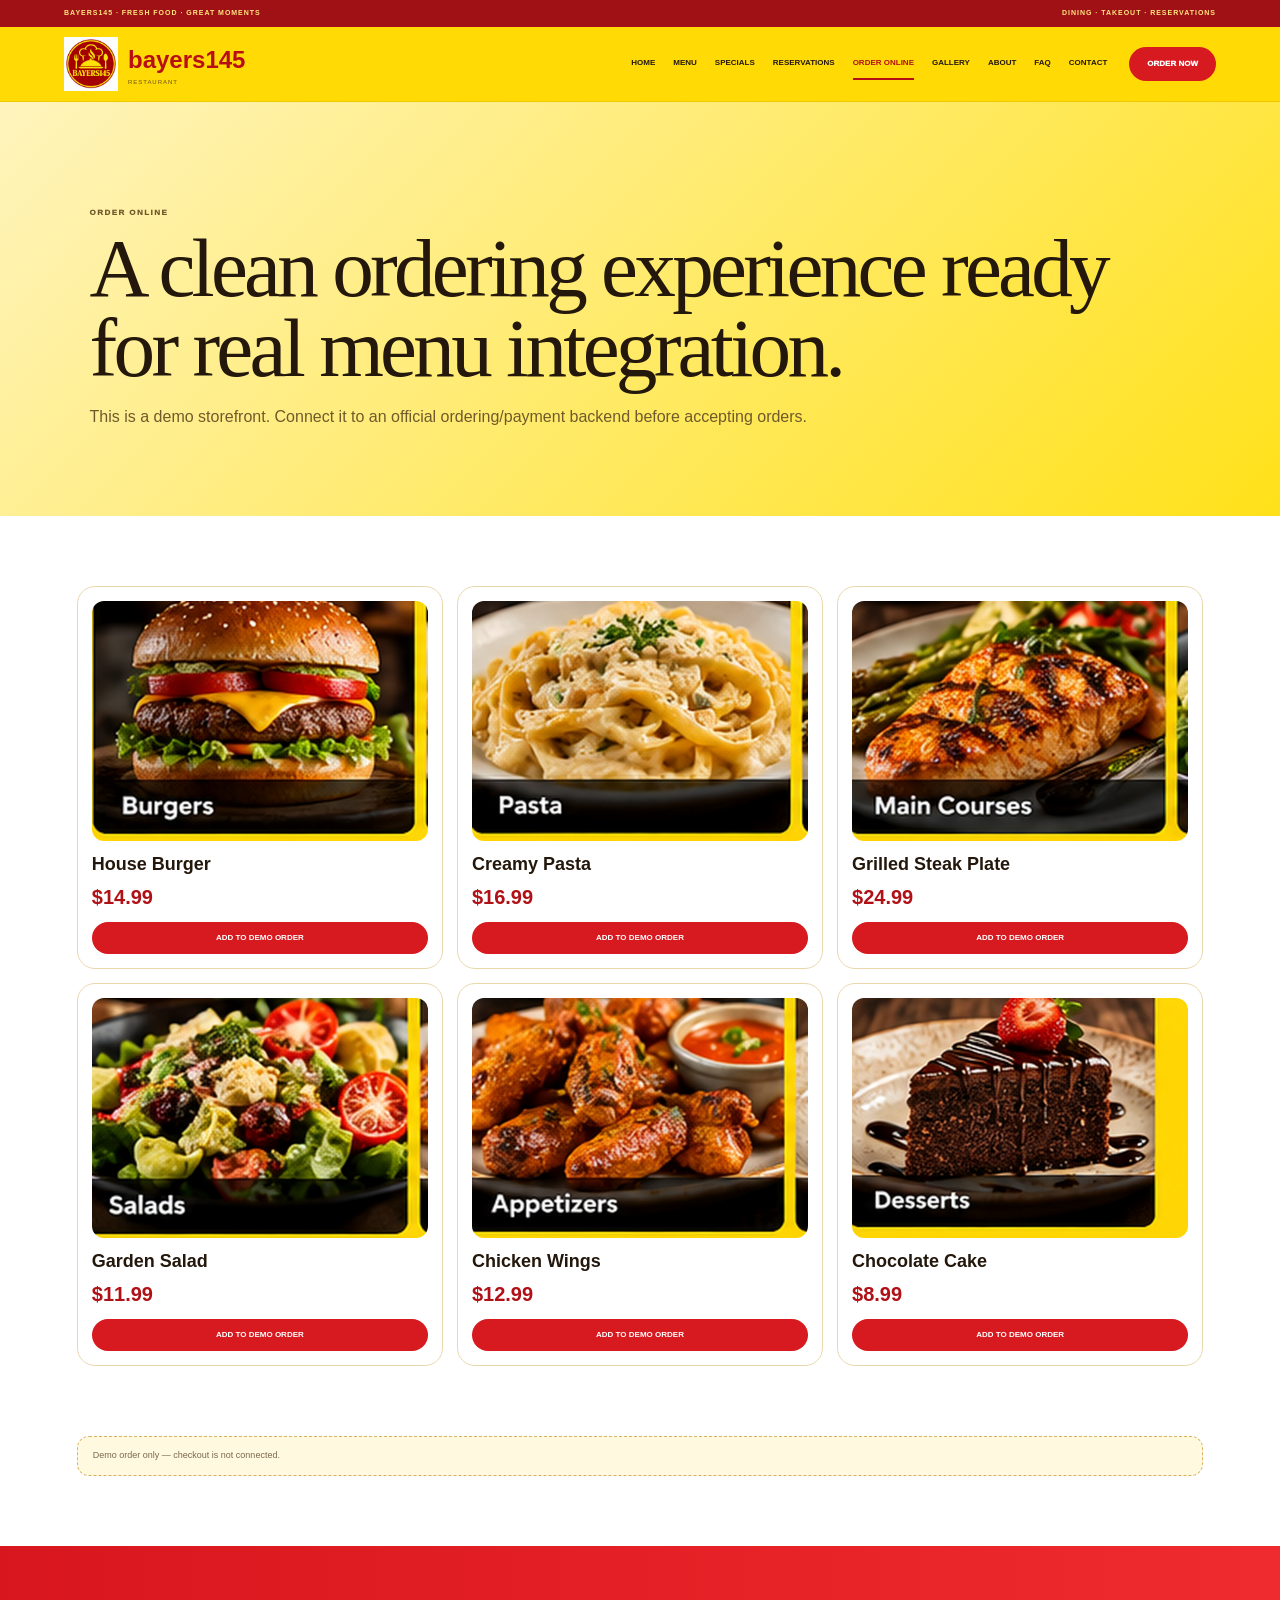
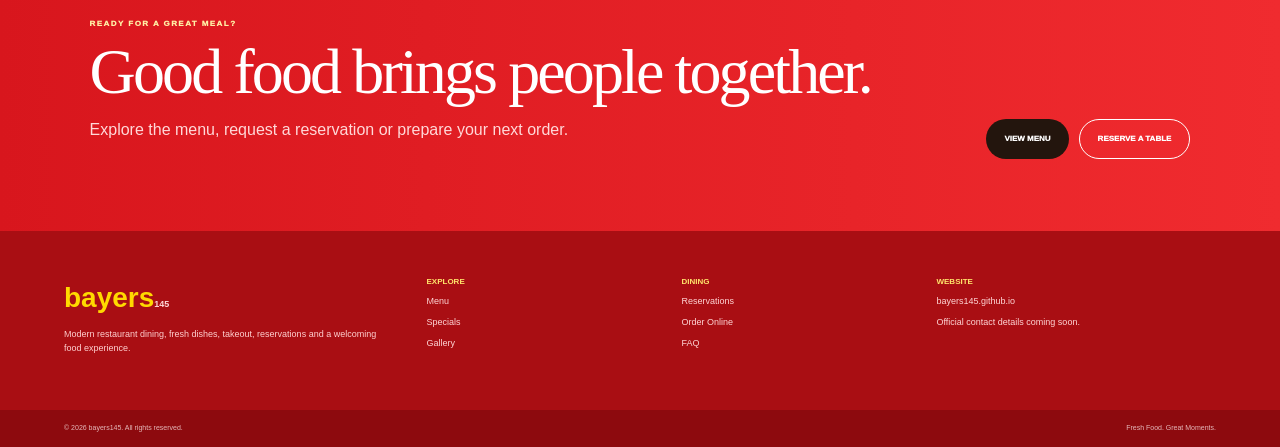
<file: order.html>
<!doctype html>
<html lang="en">
<head>
<meta charset="utf-8">
<meta name="viewport" content="width=device-width,initial-scale=1">
<title>Order Online — bayers145</title>
<meta name="description" content="Demo online ordering experience for bayers145.">
<meta name="theme-color" content="#d71920">
<meta property="og:title" content="Order Online — bayers145">
<meta property="og:description" content="Demo online ordering experience for bayers145.">
<meta property="og:type" content="website">
<meta property="og:url" content="https://bayers145.github.io/">
<meta property="og:image" content="https://bayers145.github.io/assets/hero-steak.jpg">
<link rel="icon" href="favicon.ico">
<link rel="stylesheet" href="styles.css">
</head>
<body>
<div class="topbar"><span>BAYERS145 · FRESH FOOD · GREAT MOMENTS</span><span>DINING · TAKEOUT · RESERVATIONS</span></div>

<header class="header">
  <a class="brand" href="index.html">
    <img src="assets/bayers145-logo.png" alt="bayers145 logo">
    <span><strong>bayers145</strong><small>RESTAURANT</small></span>
  </a>
  <button class="menu-toggle" aria-expanded="false">Menu</button>
  <nav><a class="" href="index.html">Home</a><a class="" href="menu.html">Menu</a><a class="" href="specials.html">Specials</a><a class="" href="reservations.html">Reservations</a><a class="active" href="order.html">Order Online</a><a class="" href="gallery.html">Gallery</a><a class="" href="about.html">About</a><a class="" href="faq.html">FAQ</a><a class="" href="contact.html">Contact</a></nav>
  <a class="order-btn" href="order.html">Order Now</a>
</header>

<main>
<section class="page-hero"><p class="eyebrow">ORDER ONLINE</p><h1>A clean ordering experience ready for real menu integration.</h1><p>This is a demo storefront. Connect it to an official ordering/payment backend before accepting orders.</p></section>
<section class="order-grid">
  <article><img src="assets/burger.jpg" alt=""><h3>House Burger</h3><strong>$14.99</strong><button class="order-demo">Add to Demo Order</button></article>
  <article><img src="assets/pasta.jpg" alt=""><h3>Creamy Pasta</h3><strong>$16.99</strong><button class="order-demo">Add to Demo Order</button></article>
  <article><img src="assets/main-course.jpg" alt=""><h3>Grilled Steak Plate</h3><strong>$24.99</strong><button class="order-demo">Add to Demo Order</button></article>
  <article><img src="assets/salad.jpg" alt=""><h3>Garden Salad</h3><strong>$11.99</strong><button class="order-demo">Add to Demo Order</button></article>
  <article><img src="assets/appetizers.jpg" alt=""><h3>Chicken Wings</h3><strong>$12.99</strong><button class="order-demo">Add to Demo Order</button></article>
  <article><img src="assets/dessert.jpg" alt=""><h3>Chocolate Cake</h3><strong>$8.99</strong><button class="order-demo">Add to Demo Order</button></article>
</section>
<div class="demo-order-bar">Demo order only — checkout is not connected.</div>
</main>

<section class="cta-band">
  <div>
    <p class="eyebrow light">READY FOR A GREAT MEAL?</p>
    <h2>Good food brings people together.</h2>
    <p>Explore the menu, request a reservation or prepare your next order.</p>
  </div>
  <div class="cta-actions">
    <a class="button dark" href="menu.html">View Menu</a>
    <a class="button outline-light" href="reservations.html">Reserve a Table</a>
  </div>
</section>

<footer>
  <div class="footer-grid">
    <div>
      <div class="footer-brand">bayers<span>145</span></div>
      <p>Modern restaurant dining, fresh dishes, takeout, reservations and a welcoming food experience.</p>
    </div>
    <div><strong>Explore</strong><a href="menu.html">Menu</a><a href="specials.html">Specials</a><a href="gallery.html">Gallery</a></div>
    <div><strong>Dining</strong><a href="reservations.html">Reservations</a><a href="order.html">Order Online</a><a href="faq.html">FAQ</a></div>
    <div><strong>Website</strong><a href="https://bayers145.github.io/">bayers145.github.io</a><span>Official contact details coming soon.</span></div>
  </div>
  <div class="footer-bottom"><span>© 2026 bayers145. All rights reserved.</span><span>Fresh Food. Great Moments.</span></div>
</footer>

<script src="script.js"></script>
</body>
</html>
</file>
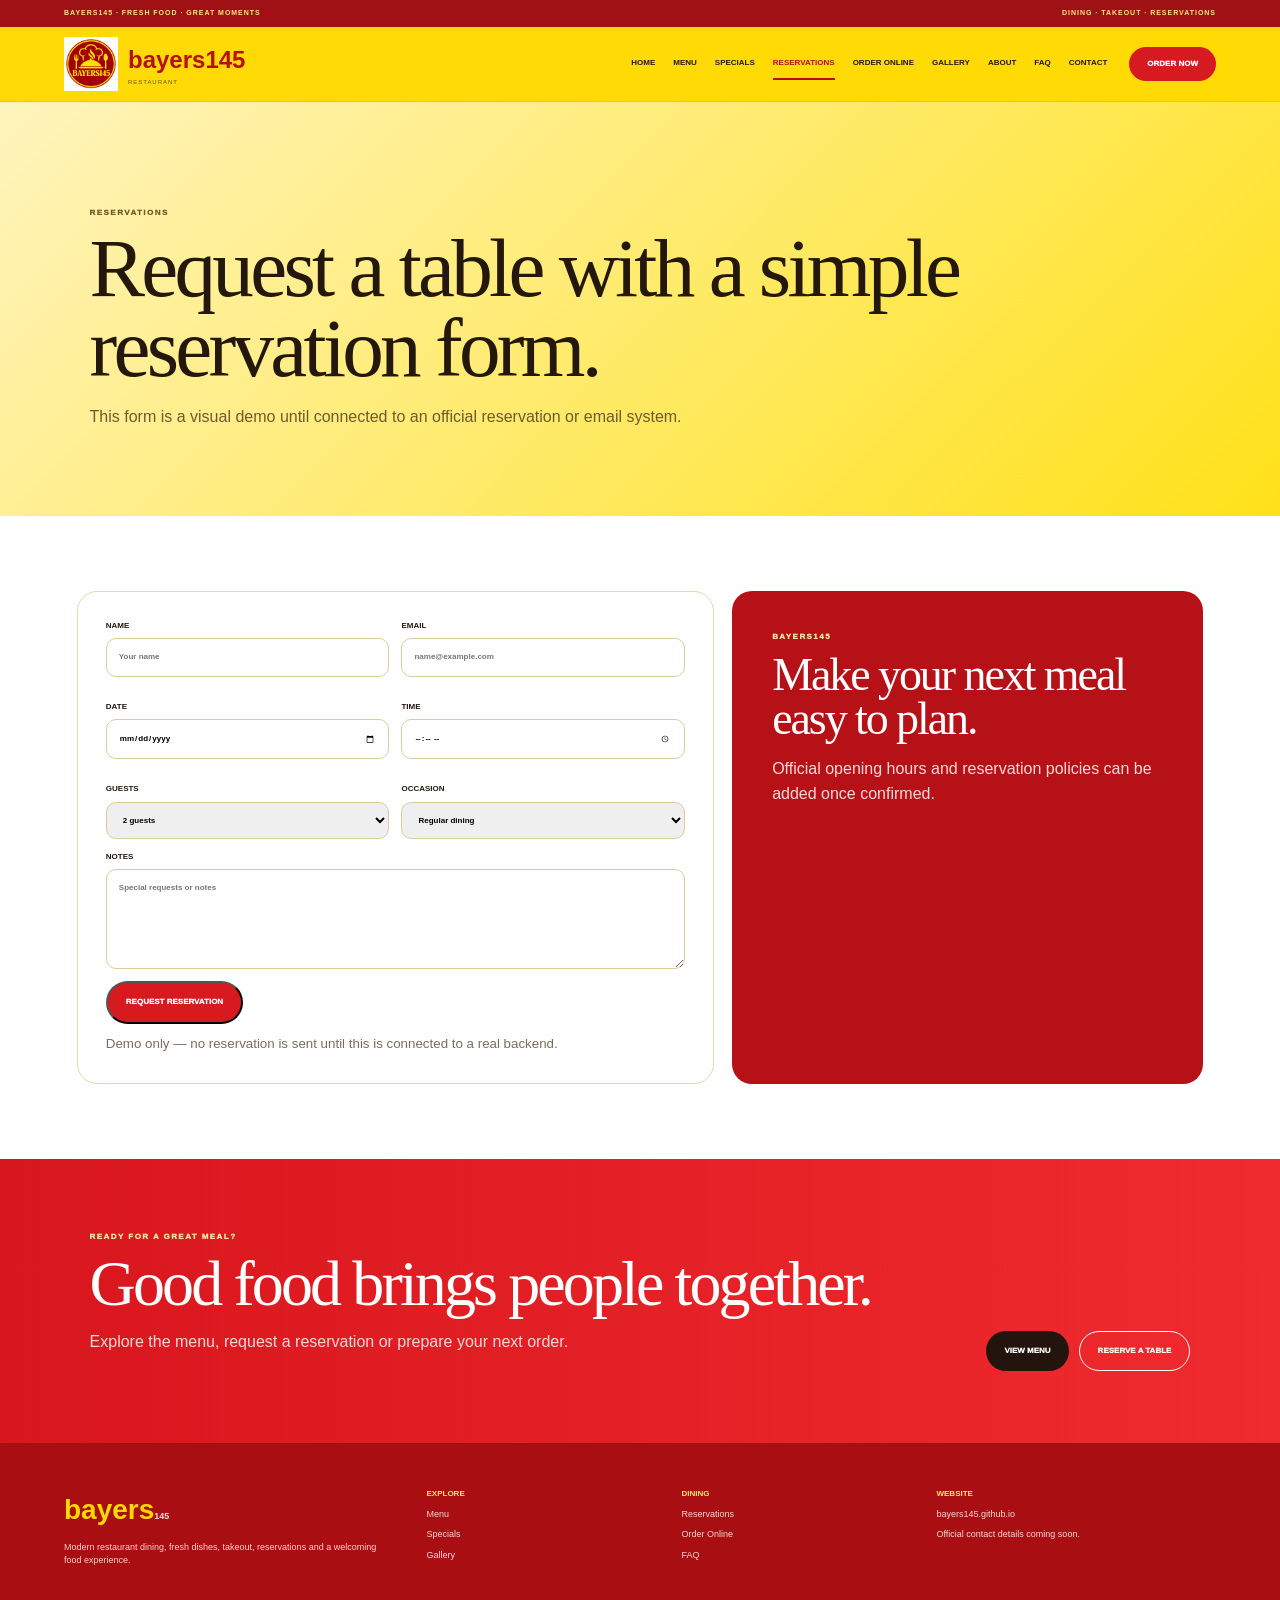
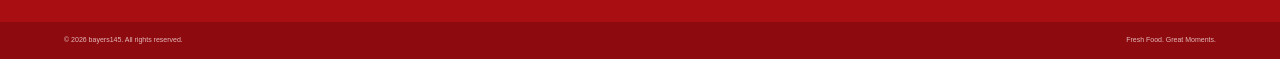
<file: reservations.html>
<!doctype html>
<html lang="en">
<head>
<meta charset="utf-8">
<meta name="viewport" content="width=device-width,initial-scale=1">
<title>Reservations — bayers145</title>
<meta name="description" content="Request a restaurant reservation at bayers145.">
<meta name="theme-color" content="#d71920">
<meta property="og:title" content="Reservations — bayers145">
<meta property="og:description" content="Request a restaurant reservation at bayers145.">
<meta property="og:type" content="website">
<meta property="og:url" content="https://bayers145.github.io/">
<meta property="og:image" content="https://bayers145.github.io/assets/hero-steak.jpg">
<link rel="icon" href="favicon.ico">
<link rel="stylesheet" href="styles.css">
</head>
<body>
<div class="topbar"><span>BAYERS145 · FRESH FOOD · GREAT MOMENTS</span><span>DINING · TAKEOUT · RESERVATIONS</span></div>

<header class="header">
  <a class="brand" href="index.html">
    <img src="assets/bayers145-logo.png" alt="bayers145 logo">
    <span><strong>bayers145</strong><small>RESTAURANT</small></span>
  </a>
  <button class="menu-toggle" aria-expanded="false">Menu</button>
  <nav><a class="" href="index.html">Home</a><a class="" href="menu.html">Menu</a><a class="" href="specials.html">Specials</a><a class="active" href="reservations.html">Reservations</a><a class="" href="order.html">Order Online</a><a class="" href="gallery.html">Gallery</a><a class="" href="about.html">About</a><a class="" href="faq.html">FAQ</a><a class="" href="contact.html">Contact</a></nav>
  <a class="order-btn" href="order.html">Order Now</a>
</header>

<main>
<section class="page-hero"><p class="eyebrow">RESERVATIONS</p><h1>Request a table with a simple reservation form.</h1><p>This form is a visual demo until connected to an official reservation or email system.</p></section>
<section class="form-layout">
  <form onsubmit="return false">
    <div class="form-grid">
      <label>Name<input type="text" placeholder="Your name"></label>
      <label>Email<input type="email" placeholder="name@example.com"></label>
      <label>Date<input type="date"></label>
      <label>Time<input type="time"></label>
      <label>Guests<select><option>2 guests</option><option>3 guests</option><option>4 guests</option><option>5+ guests</option></select></label>
      <label>Occasion<select><option>Regular dining</option><option>Birthday</option><option>Business meal</option><option>Other</option></select></label>
    </div>
    <label>Notes<textarea rows="6" placeholder="Special requests or notes"></textarea></label>
    <button class="button red">Request Reservation</button>
    <small>Demo only — no reservation is sent until this is connected to a real backend.</small>
  </form>
  <aside><p class="eyebrow light">BAYERS145</p><h2>Make your next meal easy to plan.</h2><p>Official opening hours and reservation policies can be added once confirmed.</p></aside>
</section>
</main>

<section class="cta-band">
  <div>
    <p class="eyebrow light">READY FOR A GREAT MEAL?</p>
    <h2>Good food brings people together.</h2>
    <p>Explore the menu, request a reservation or prepare your next order.</p>
  </div>
  <div class="cta-actions">
    <a class="button dark" href="menu.html">View Menu</a>
    <a class="button outline-light" href="reservations.html">Reserve a Table</a>
  </div>
</section>

<footer>
  <div class="footer-grid">
    <div>
      <div class="footer-brand">bayers<span>145</span></div>
      <p>Modern restaurant dining, fresh dishes, takeout, reservations and a welcoming food experience.</p>
    </div>
    <div><strong>Explore</strong><a href="menu.html">Menu</a><a href="specials.html">Specials</a><a href="gallery.html">Gallery</a></div>
    <div><strong>Dining</strong><a href="reservations.html">Reservations</a><a href="order.html">Order Online</a><a href="faq.html">FAQ</a></div>
    <div><strong>Website</strong><a href="https://bayers145.github.io/">bayers145.github.io</a><span>Official contact details coming soon.</span></div>
  </div>
  <div class="footer-bottom"><span>© 2026 bayers145. All rights reserved.</span><span>Fresh Food. Great Moments.</span></div>
</footer>

<script src="script.js"></script>
</body>
</html>
</file>
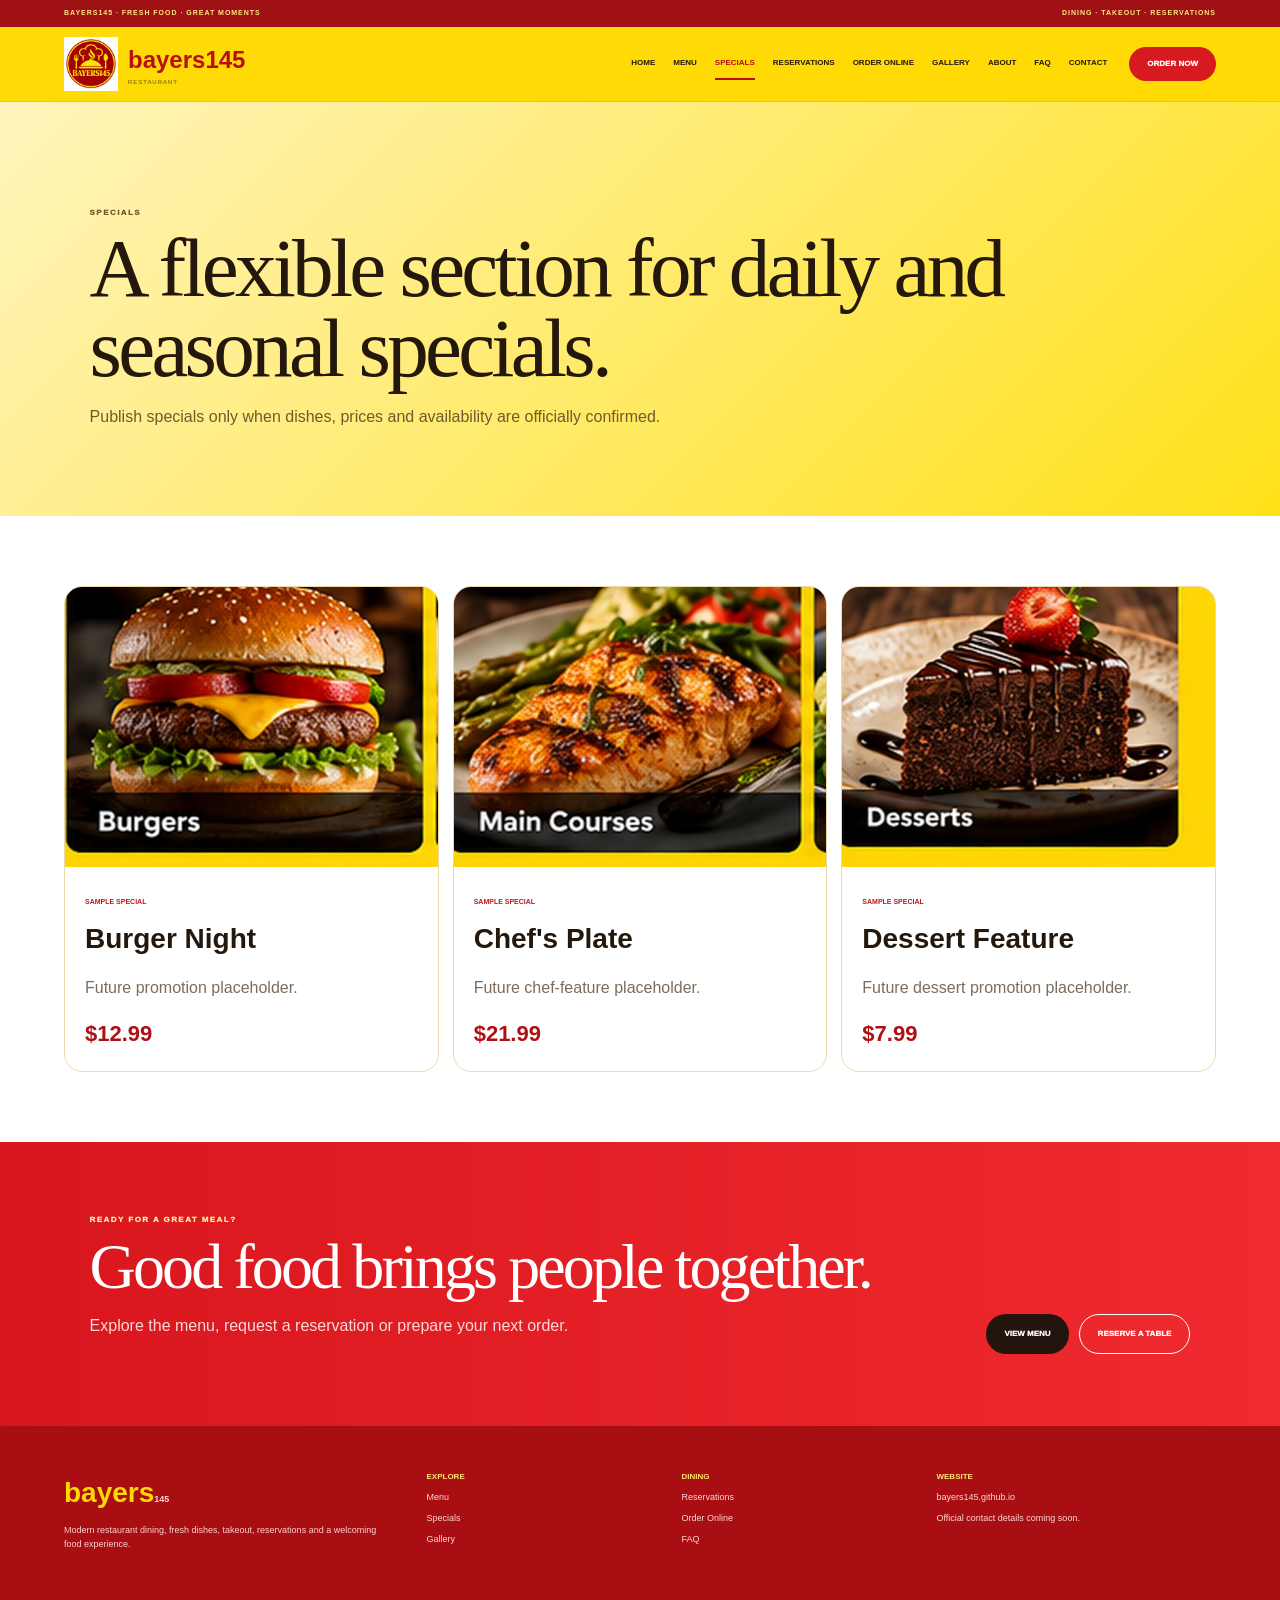
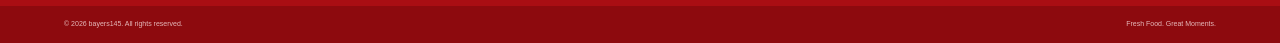
<file: specials.html>
<!doctype html>
<html lang="en">
<head>
<meta charset="utf-8">
<meta name="viewport" content="width=device-width,initial-scale=1">
<title>Specials — bayers145</title>
<meta name="description" content="Restaurant specials and featured dishes.">
<meta name="theme-color" content="#d71920">
<meta property="og:title" content="Specials — bayers145">
<meta property="og:description" content="Restaurant specials and featured dishes.">
<meta property="og:type" content="website">
<meta property="og:url" content="https://bayers145.github.io/">
<meta property="og:image" content="https://bayers145.github.io/assets/hero-steak.jpg">
<link rel="icon" href="favicon.ico">
<link rel="stylesheet" href="styles.css">
</head>
<body>
<div class="topbar"><span>BAYERS145 · FRESH FOOD · GREAT MOMENTS</span><span>DINING · TAKEOUT · RESERVATIONS</span></div>

<header class="header">
  <a class="brand" href="index.html">
    <img src="assets/bayers145-logo.png" alt="bayers145 logo">
    <span><strong>bayers145</strong><small>RESTAURANT</small></span>
  </a>
  <button class="menu-toggle" aria-expanded="false">Menu</button>
  <nav><a class="" href="index.html">Home</a><a class="" href="menu.html">Menu</a><a class="active" href="specials.html">Specials</a><a class="" href="reservations.html">Reservations</a><a class="" href="order.html">Order Online</a><a class="" href="gallery.html">Gallery</a><a class="" href="about.html">About</a><a class="" href="faq.html">FAQ</a><a class="" href="contact.html">Contact</a></nav>
  <a class="order-btn" href="order.html">Order Now</a>
</header>

<main>
<section class="page-hero"><p class="eyebrow">SPECIALS</p><h1>A flexible section for daily and seasonal specials.</h1><p>Publish specials only when dishes, prices and availability are officially confirmed.</p></section>
<section class="special-grid">
  <article><img src="assets/burger.jpg" alt="Burger special concept"><div><span>SAMPLE SPECIAL</span><h2>Burger Night</h2><p>Future promotion placeholder.</p><strong>$12.99</strong></div></article>
  <article><img src="assets/main-course.jpg" alt="Main course special concept"><div><span>SAMPLE SPECIAL</span><h2>Chef's Plate</h2><p>Future chef-feature placeholder.</p><strong>$21.99</strong></div></article>
  <article><img src="assets/dessert.jpg" alt="Dessert special concept"><div><span>SAMPLE SPECIAL</span><h2>Dessert Feature</h2><p>Future dessert promotion placeholder.</p><strong>$7.99</strong></div></article>
</section>
</main>

<section class="cta-band">
  <div>
    <p class="eyebrow light">READY FOR A GREAT MEAL?</p>
    <h2>Good food brings people together.</h2>
    <p>Explore the menu, request a reservation or prepare your next order.</p>
  </div>
  <div class="cta-actions">
    <a class="button dark" href="menu.html">View Menu</a>
    <a class="button outline-light" href="reservations.html">Reserve a Table</a>
  </div>
</section>

<footer>
  <div class="footer-grid">
    <div>
      <div class="footer-brand">bayers<span>145</span></div>
      <p>Modern restaurant dining, fresh dishes, takeout, reservations and a welcoming food experience.</p>
    </div>
    <div><strong>Explore</strong><a href="menu.html">Menu</a><a href="specials.html">Specials</a><a href="gallery.html">Gallery</a></div>
    <div><strong>Dining</strong><a href="reservations.html">Reservations</a><a href="order.html">Order Online</a><a href="faq.html">FAQ</a></div>
    <div><strong>Website</strong><a href="https://bayers145.github.io/">bayers145.github.io</a><span>Official contact details coming soon.</span></div>
  </div>
  <div class="footer-bottom"><span>© 2026 bayers145. All rights reserved.</span><span>Fresh Food. Great Moments.</span></div>
</footer>

<script src="script.js"></script>
</body>
</html>
</file>
<file: styles.css>
:root{--red:#d71920;--red2:#f03235;--yellow:#ffd900;--yellow2:#ffed68;--ink:#24180d;--brown:#3a2413;--cream:#fff8dc;--line:#ead9b4;--muted:#7f6d59;--white:#fff;--dark:#1d120b}
*{box-sizing:border-box}html{scroll-behavior:smooth}body{margin:0;background:#fff;color:var(--ink);font-family:Inter,Arial,sans-serif;line-height:1.55}a{text-decoration:none;color:inherit}img{display:block;width:100%}button,input,select,textarea{font:inherit}
.topbar{display:flex;justify-content:space-between;padding:8px 5vw;background:#9f1115;color:#ffe77f;font-size:7px;font-weight:900;letter-spacing:.14em;text-transform:uppercase}
.header{position:sticky;top:0;z-index:90;display:grid;grid-template-columns:310px 1fr auto;gap:22px;align-items:center;padding:10px 5vw;background:rgba(255,218,0,.98);border-bottom:1px solid #f1c900;backdrop-filter:blur(16px)}
.brand{display:flex;align-items:center;gap:10px}.brand img{width:54px;height:54px;object-fit:contain}.brand strong{display:block;font-size:24px;color:#b80f15}.brand small{display:block;font-size:6px;letter-spacing:.16em;color:#6c5017}
.header nav{display:flex;justify-content:flex-end;gap:18px;font-size:8px;font-weight:900;text-transform:uppercase}.header nav a{padding:9px 0;border-bottom:2px solid transparent}.header nav a.active,.header nav a:hover{color:#b40f15;border-color:#b40f15}.order-btn{padding:11px 18px;border-radius:100px;background:var(--red);color:#fff;font-size:8px;font-weight:1000;text-transform:uppercase}.menu-toggle{display:none}
.eyebrow{margin:0 0 10px;color:#c0171d;font-size:8px;font-weight:1000;letter-spacing:.18em;text-transform:uppercase}.eyebrow.light{color:#ffefa5}
.hero{display:grid;grid-template-columns:.83fr 1.17fr;min-height:680px;background:#20140d;color:#fff}.hero-copy{display:flex;flex-direction:column;justify-content:center;padding:7vw 6vw}.hero-copy h1,.section-head h2,.page-hero h1,.story-copy h2,.about-grid h2,.cta-band h2,.form-layout aside h2{font-family:Georgia,serif;font-weight:400;line-height:.96;letter-spacing:-.045em}.hero-copy h1{font-size:clamp(58px,6.4vw,98px);margin:8px 0 18px}.hero-copy h1 em{font-style:normal;color:var(--yellow)}.hero-copy>p:not(.eyebrow){color:#f1ded0;max-width:640px}.hero-actions{display:flex;gap:10px;flex-wrap:wrap;margin-top:20px}.button{display:inline-flex;align-items:center;justify-content:center;padding:13px 18px;border-radius:100px;font-size:8px;font-weight:1000;text-transform:uppercase}.button.red{background:var(--red);color:#fff}.button.yellow-outline{border:2px solid var(--yellow);color:var(--yellow)}.button.dark{background:#23150d;color:#fff}.button.outline-light{border:1px solid #fff;color:#fff}.hero-badges{display:flex;gap:9px;flex-wrap:wrap;margin-top:28px}.hero-badges span{padding:8px 10px;border:1px solid #5d4030;border-radius:100px;font-size:7px;font-weight:900;text-transform:uppercase}.hero-image{overflow:hidden}.hero-image img{height:100%;object-fit:cover}
.service-strip{display:grid;grid-template-columns:repeat(4,1fr);background:var(--red);color:#fff}.service-strip article{display:flex;gap:14px;padding:24px;border-right:1px solid rgba(255,255,255,.25)}.service-strip article:last-child{border-right:0}.service-strip>article>span{font-size:20px;color:var(--yellow);font-weight:900}.service-strip strong{display:block;font-size:13px}.service-strip p{margin:3px 0 0;color:#ffdede;font-size:9px}
.section{padding:84px 6vw}.menu-section{background:linear-gradient(135deg,#ffe119,#ffd200)}.section-head{display:grid;grid-template-columns:1fr .75fr;gap:6vw;align-items:end;margin-bottom:34px}.section-head h2{font-size:clamp(44px,5vw,72px);margin:5px 0}.section-head>p{color:#6d521e}.category-grid{display:grid;grid-template-columns:repeat(3,1fr);gap:14px}.category-grid a{overflow:hidden;border-radius:18px;background:#fff;box-shadow:0 14px 32px rgba(125,73,10,.12)}.category-grid img{height:240px;object-fit:cover}.category-grid div{padding:16px}.category-grid h3{margin:0 0 4px;font-size:18px}.category-grid span{color:#7d6b56;font-size:9px}
.pricing-section{padding:82px 6vw;background:#fff8dc}.price-grid{display:grid;grid-template-columns:repeat(4,1fr);gap:13px}.price-grid article{position:relative;padding:24px;border:1px solid #ebd7ab;border-radius:18px;background:#fff}.price-grid article.featured{border:2px solid var(--red)}.price-grid span{font-size:7px;color:#c0171d;font-weight:900}.price-grid h3{font-size:23px;margin:8px 0}.price-grid strong{display:block;font-size:38px;color:#9c1115}.price-grid p{font-size:9px;color:#806d5d}.price-grid button{width:100%;padding:10px;border:0;border-radius:100px;background:var(--red);color:#fff;font-size:8px;font-weight:900;text-transform:uppercase;cursor:pointer}.demo-note{margin-top:18px;padding:12px 15px;border:1px dashed #d8ad5e;border-radius:12px;background:#fff;color:#7c674f;font-size:9px}
.story-split{display:grid;grid-template-columns:1fr 1fr;background:#2b1b11;color:#fff}.story-image img{height:100%;min-height:500px;object-fit:cover}.story-copy{display:flex;flex-direction:column;justify-content:center;padding:7vw}.story-copy h2{font-size:clamp(46px,5vw,72px);margin:5px 0}.story-copy p:not(.eyebrow){color:#d9c7b8}
.page-hero{padding:105px 7vw 70px;background:linear-gradient(135deg,#fff4bd,#ffe119)}.page-hero h1{max-width:1120px;font-size:clamp(56px,6.5vw,98px);margin:6px 0}.page-hero>p{max-width:860px;color:#6f5a2b}
.menu-list{padding:70px 6vw}.menu-group{padding:34px 0;border-bottom:1px solid #eadab4}.menu-group>div{margin-bottom:15px}.menu-group h2{font-size:33px;margin:3px 0}.menu-group article{display:grid;grid-template-columns:1fr;gap:4px;padding:13px 0}.menu-group article h3{margin:0;font-size:19px}.menu-group article h3 span{float:right;color:#b21016}.menu-group article p{margin:0;color:#7c6c59}
.special-grid{display:grid;grid-template-columns:repeat(3,1fr);gap:14px;padding:70px 5vw}.special-grid article{overflow:hidden;border:1px solid #edd8a9;border-radius:18px;background:#fff}.special-grid img{height:280px;object-fit:cover}.special-grid div{padding:20px}.special-grid span{font-size:7px;color:#c0171d;font-weight:900}.special-grid h2{font-size:28px;margin:5px 0}.special-grid p{color:#7d6c59}.special-grid strong{font-size:22px;color:#af1015}
.form-layout{display:grid;grid-template-columns:1.15fr .85fr;gap:18px;padding:75px 6vw}.form-layout form{padding:28px;border:1px solid #ead7aa;border-radius:20px}.form-grid{display:grid;grid-template-columns:1fr 1fr;gap:12px}.form-layout label{display:grid;gap:6px;margin-bottom:12px;font-size:8px;font-weight:900;text-transform:uppercase}.form-layout input,.form-layout select,.form-layout textarea{padding:12px;border:1px solid #dccb9c;border-radius:10px}.form-layout small{display:block;margin-top:10px;color:#7b6d5d}.form-layout aside{padding:40px;border-radius:20px;background:#b61117;color:#fff}.form-layout aside h2{font-size:46px;margin:5px 0}.form-layout aside p:not(.eyebrow){color:#ffd9d9}
.order-grid{display:grid;grid-template-columns:repeat(3,1fr);gap:14px;padding:70px 6vw}.order-grid article{padding:14px;border:1px solid #ead8ad;border-radius:18px;background:#fff}.order-grid img{height:240px;object-fit:cover;border-radius:12px}.order-grid h3{font-size:18px;margin:10px 0 3px}.order-grid strong{display:block;font-size:20px;color:#af1116;margin-bottom:9px}.order-grid button{width:100%;padding:10px;border:0;border-radius:100px;background:var(--red);color:#fff;font-size:8px;font-weight:900;text-transform:uppercase}.demo-order-bar{margin:0 6vw 70px;padding:12px 15px;border:1px dashed #d9b263;border-radius:12px;background:#fff9df;color:#7c694e;font-size:9px}
.gallery-grid{columns:3;column-gap:14px;padding:70px 5vw}.gallery-grid img{margin:0 0 14px;border-radius:16px;break-inside:avoid}
.about-grid{display:grid;grid-template-columns:1fr 1fr;gap:7vw;padding:80px 7vw}.about-grid h2{font-size:clamp(46px,5vw,70px);margin:5px 0}.about-grid>div:last-child{color:#7b6b59;font-size:15px}.values{display:grid;grid-template-columns:repeat(4,1fr);background:#b61016;color:#fff}.values article{min-height:260px;padding:28px;border-right:1px solid #d53d42}.values span{color:#ffe36b;font-size:8px}.values h3{font-size:25px;margin:68px 0 8px}.values p{font-size:9px;color:#ffd4d4}.faq{max-width:1100px;margin:auto;padding:70px 6vw}.faq details{padding:20px 0;border-bottom:1px solid #eadab6}.faq summary{cursor:pointer;font-size:20px;font-weight:800}.faq p{color:#7d6d5a}
.cta-band{display:flex;justify-content:space-between;align-items:end;gap:40px;padding:72px 7vw;background:linear-gradient(90deg,#d8161d,#f02b2f);color:#fff}.cta-band h2{max-width:920px;font-size:clamp(45px,5vw,72px);margin:6px 0}.cta-band>div>p:not(.eyebrow){max-width:760px;color:#ffd9d9}.cta-actions{display:flex;gap:10px;flex-wrap:wrap}
footer{background:#a90e13;color:#fff}.footer-grid{display:grid;grid-template-columns:1.5fr 1fr 1fr 1.3fr;gap:40px;padding:45px 5vw}.footer-brand{font-size:28px;font-weight:900;color:#ffd900}.footer-brand span{color:#fff}.footer-grid p{font-size:9px;color:#ffd0d0}.footer-grid>div:not(:first-child){display:grid;align-content:start;gap:7px}.footer-grid strong{font-size:8px;color:#ffe66c;text-transform:uppercase}.footer-grid a,.footer-grid span{font-size:9px;color:#ffd6d6}.footer-bottom{display:flex;justify-content:space-between;padding:13px 5vw;background:#8d0a0e;color:#e5b9ba;font-size:7px}
@media(max-width:1100px){.header{grid-template-columns:1fr auto auto}.menu-toggle{display:block;border:1px solid #bd9e29;background:#fff7b4;padding:8px 10px}.header nav{display:none;position:absolute;top:100%;left:0;right:0;padding:18px 5vw;background:#ffd900;flex-direction:column;align-items:flex-start}.header nav.open{display:flex}.hero,.story-split,.form-layout{grid-template-columns:1fr}.hero-image{min-height:480px}.service-strip,.price-grid{grid-template-columns:1fr 1fr}.category-grid,.order-grid,.special-grid{grid-template-columns:1fr 1fr}.section-head,.about-grid{grid-template-columns:1fr}.cta-band{display:block}.cta-actions{margin-top:18px}.footer-grid{grid-template-columns:1fr 1fr}}
@media(max-width:700px){.topbar{display:none}.order-btn{display:none}.header{grid-template-columns:1fr auto}.brand small{display:none}.brand strong{font-size:18px}.hero-copy{padding:58px 6vw}.hero-copy h1{font-size:49px}.hero-image{min-height:390px}.service-strip,.category-grid,.price-grid,.order-grid,.special-grid,.values{grid-template-columns:1fr}.form-grid{grid-template-columns:1fr}.gallery-grid{columns:1}.footer-grid{grid-template-columns:1fr}.footer-bottom{display:block}.footer-bottom span{display:block;margin:4px 0}}
</file>
